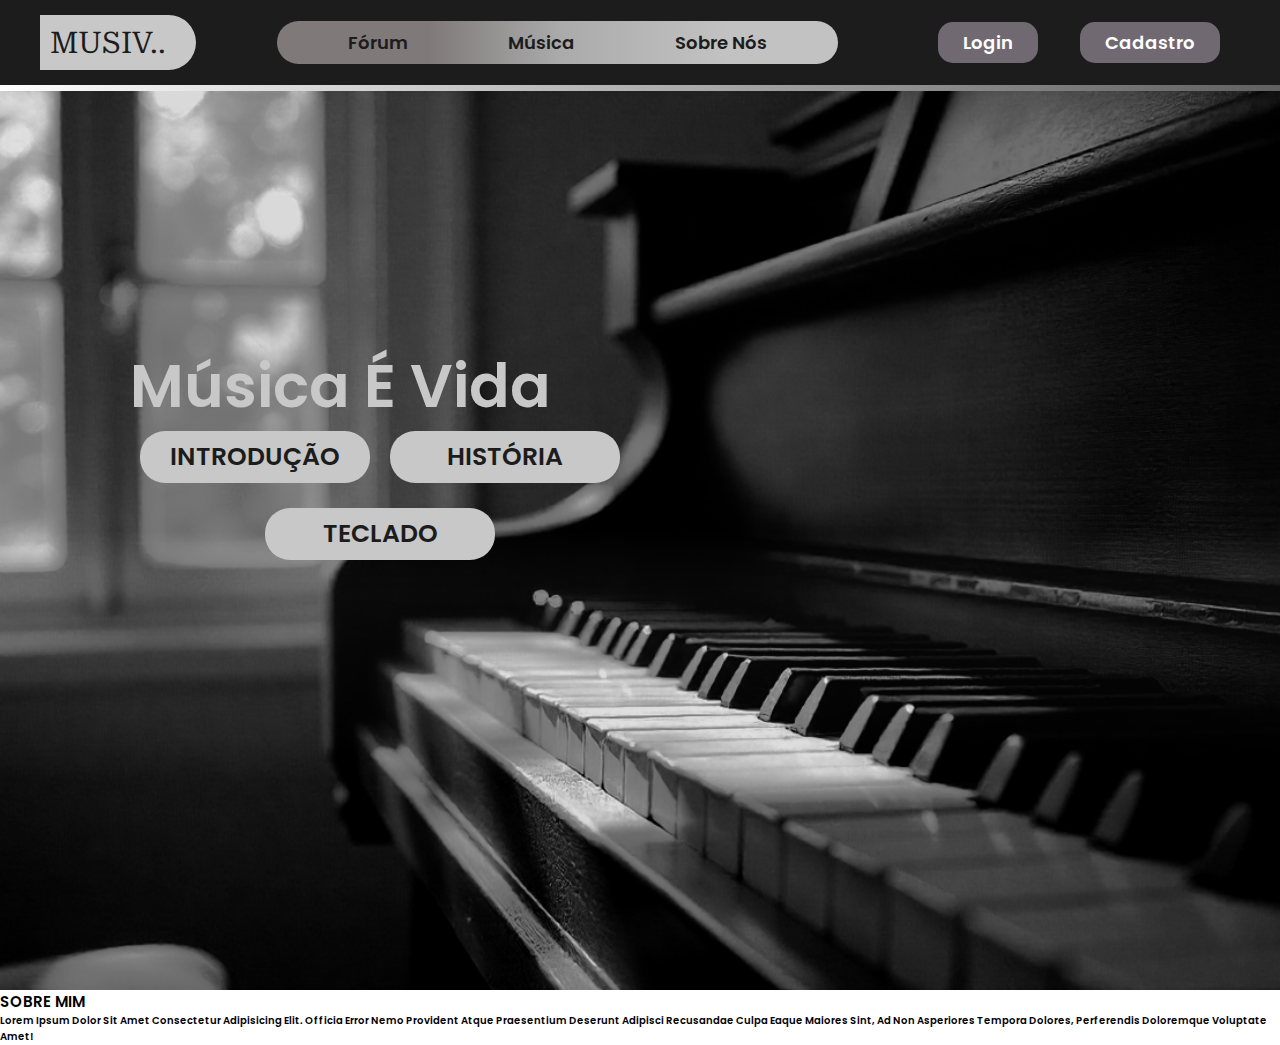
<file: Site/Index.html>
<!DOCTYPE html>
<html lang="en">

<head>
    <meta charset="UTF-8">
    <meta name="viewport" content="width=device-width, initial-scale=1.0">
    <link rel="stylesheet" href="style.css">
    <link rel="preconnect" href="https://fonts.googleapis.com">
    <link rel="preconnect" href="https://fonts.gstatic.com" crossorigin>
    <link href="https://fonts.googleapis.com/css2?family=Montserrat:ital,wght@0,224;1,224&display=swap"
        rel="stylesheet">
    <title>Musiv</title>
</head>

<body>
    <header class="header">
        <section>
            <a href="home" class="logo">MUSIV..</a>

            <nav class="navbar">
                <a href="forum">Fórum</a>
                <a href="musica">Música</a>
                <a href="Sobre">Sobre nós</a>
            </nav>

            <div class="logincadastro">
                <a href="login">login</a>
                <a href="cadastro">cadastro</a>
            </div>
        </section>
    </header>

    <main>
        <div class="home-container">
            <section id="home">
                <div class="content">
                    <h3>Música é vida</h3>
                    <div class="links-container">
                        <div class="links-up">
                            <a href="introducao">INTRODUÇÃO</a>
                            <a href="historia">HISTÓRIA</a>
                        </div>
                        <a href="teclado">TECLADO</a>
                    </div>
                </div>
            </section>
        </div>
    </main>

    <section class="sobre-container">
        <div class="sobre1-text">
        <h2>SOBRE MIM</h2>
        <p>Lorem ipsum dolor sit amet consectetur adipisicing elit. Officia error nemo provident atque praesentium deserunt adipisci recusandae culpa eaque maiores sint, ad non asperiores tempora dolores, perferendis doloremque voluptate amet!</p>
        </div>
    </section>
</body>

</html>
</file>
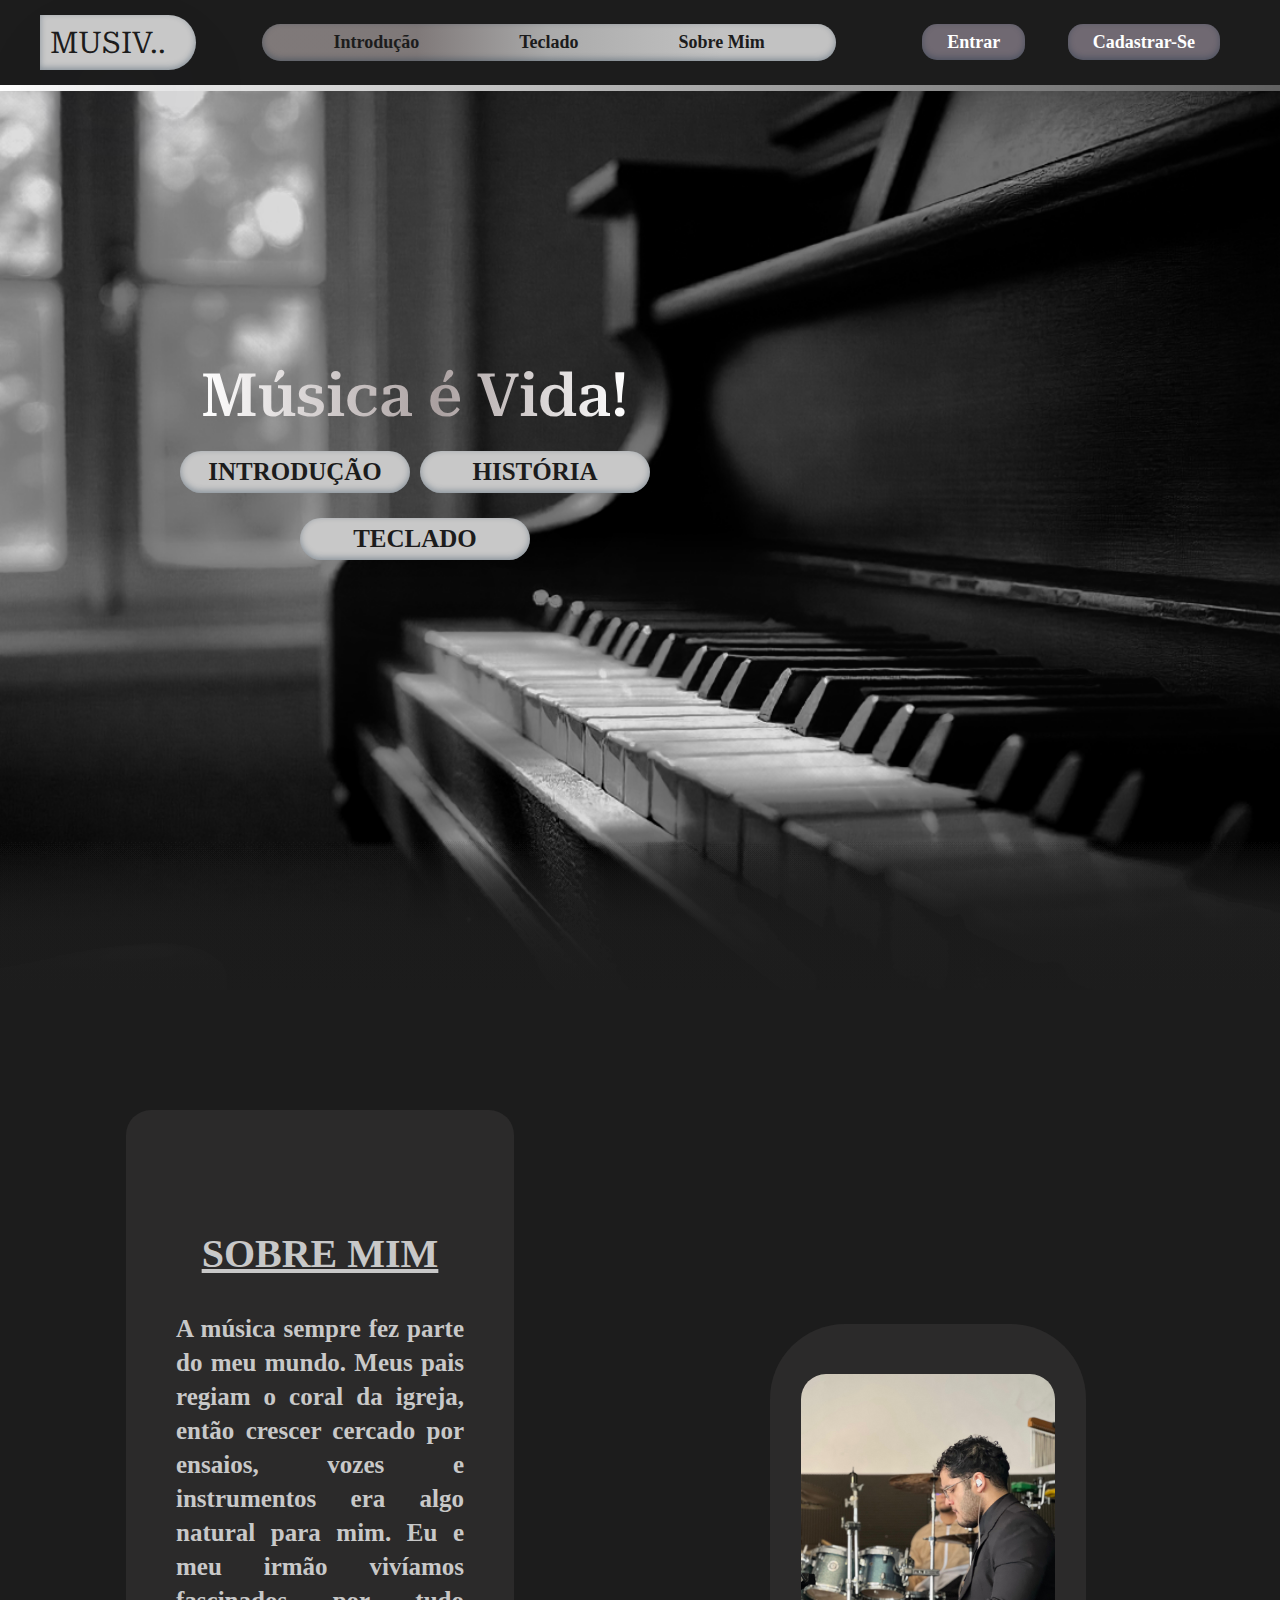
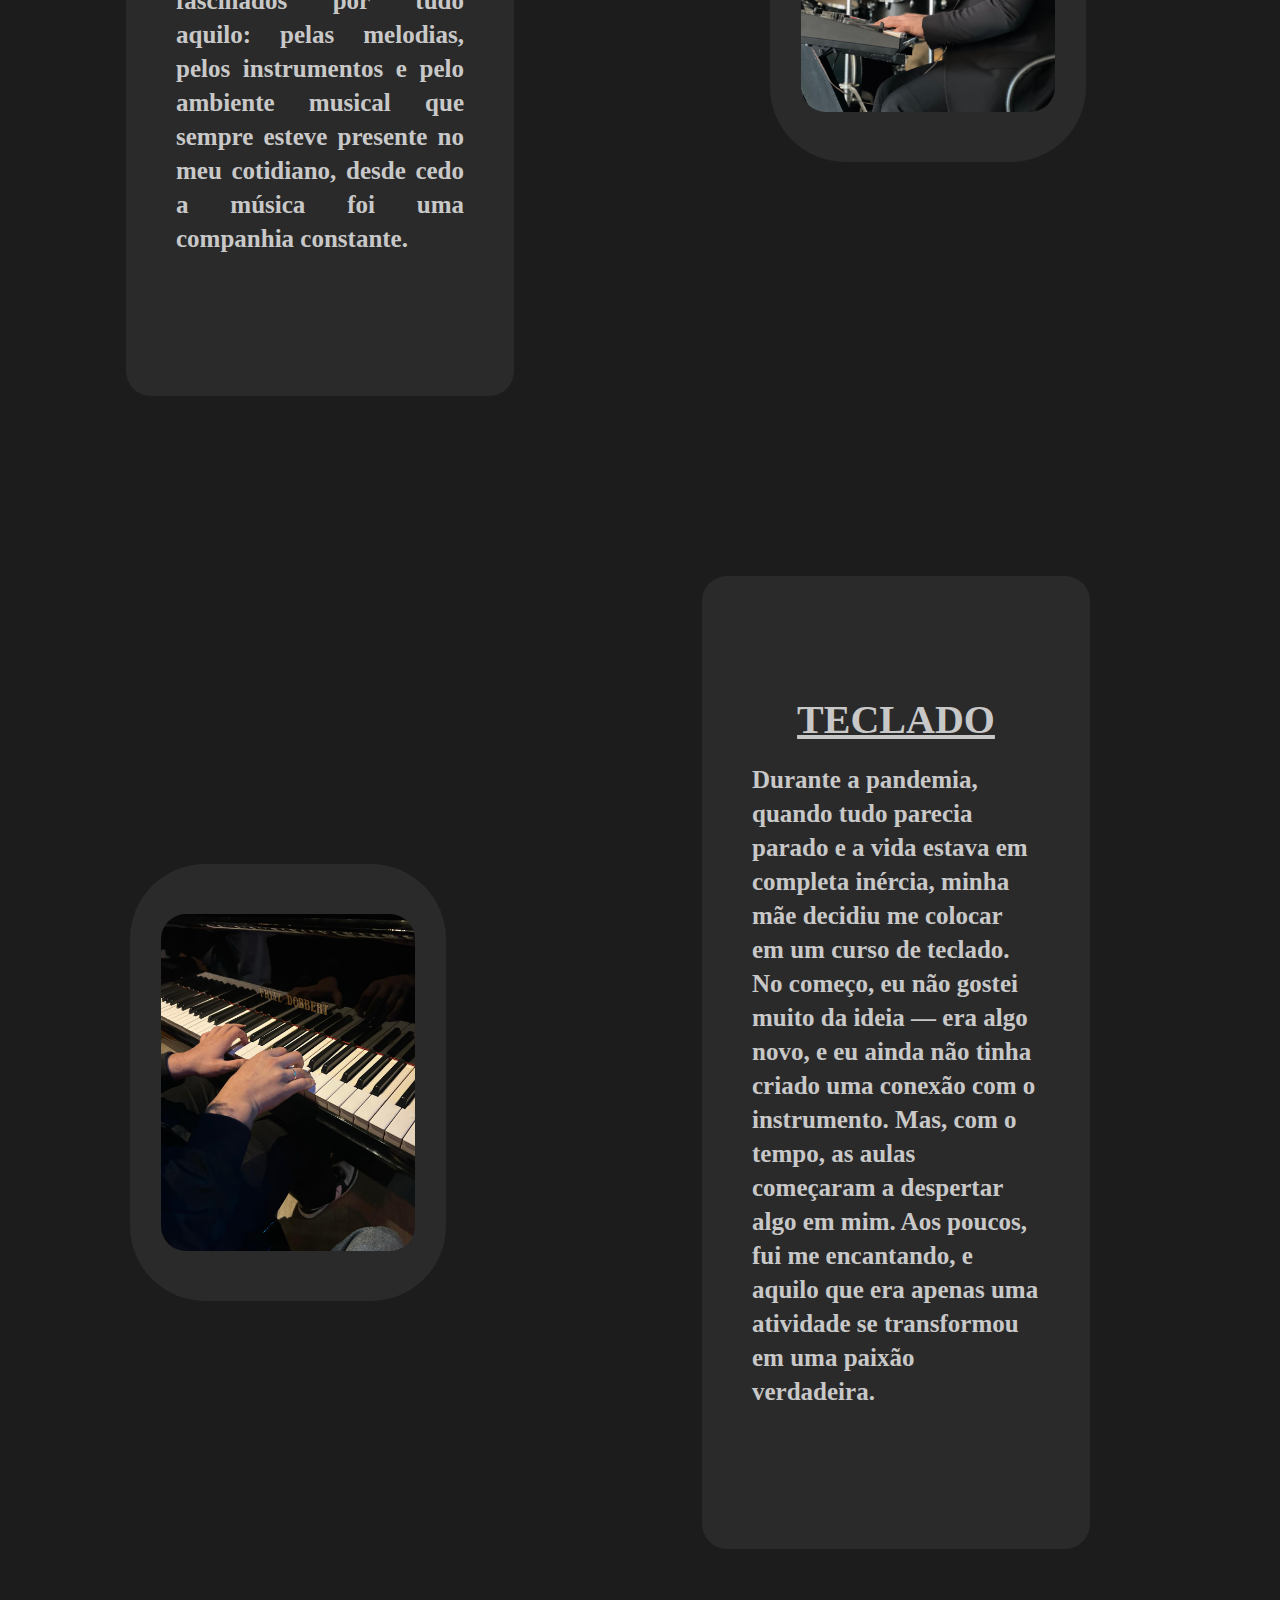
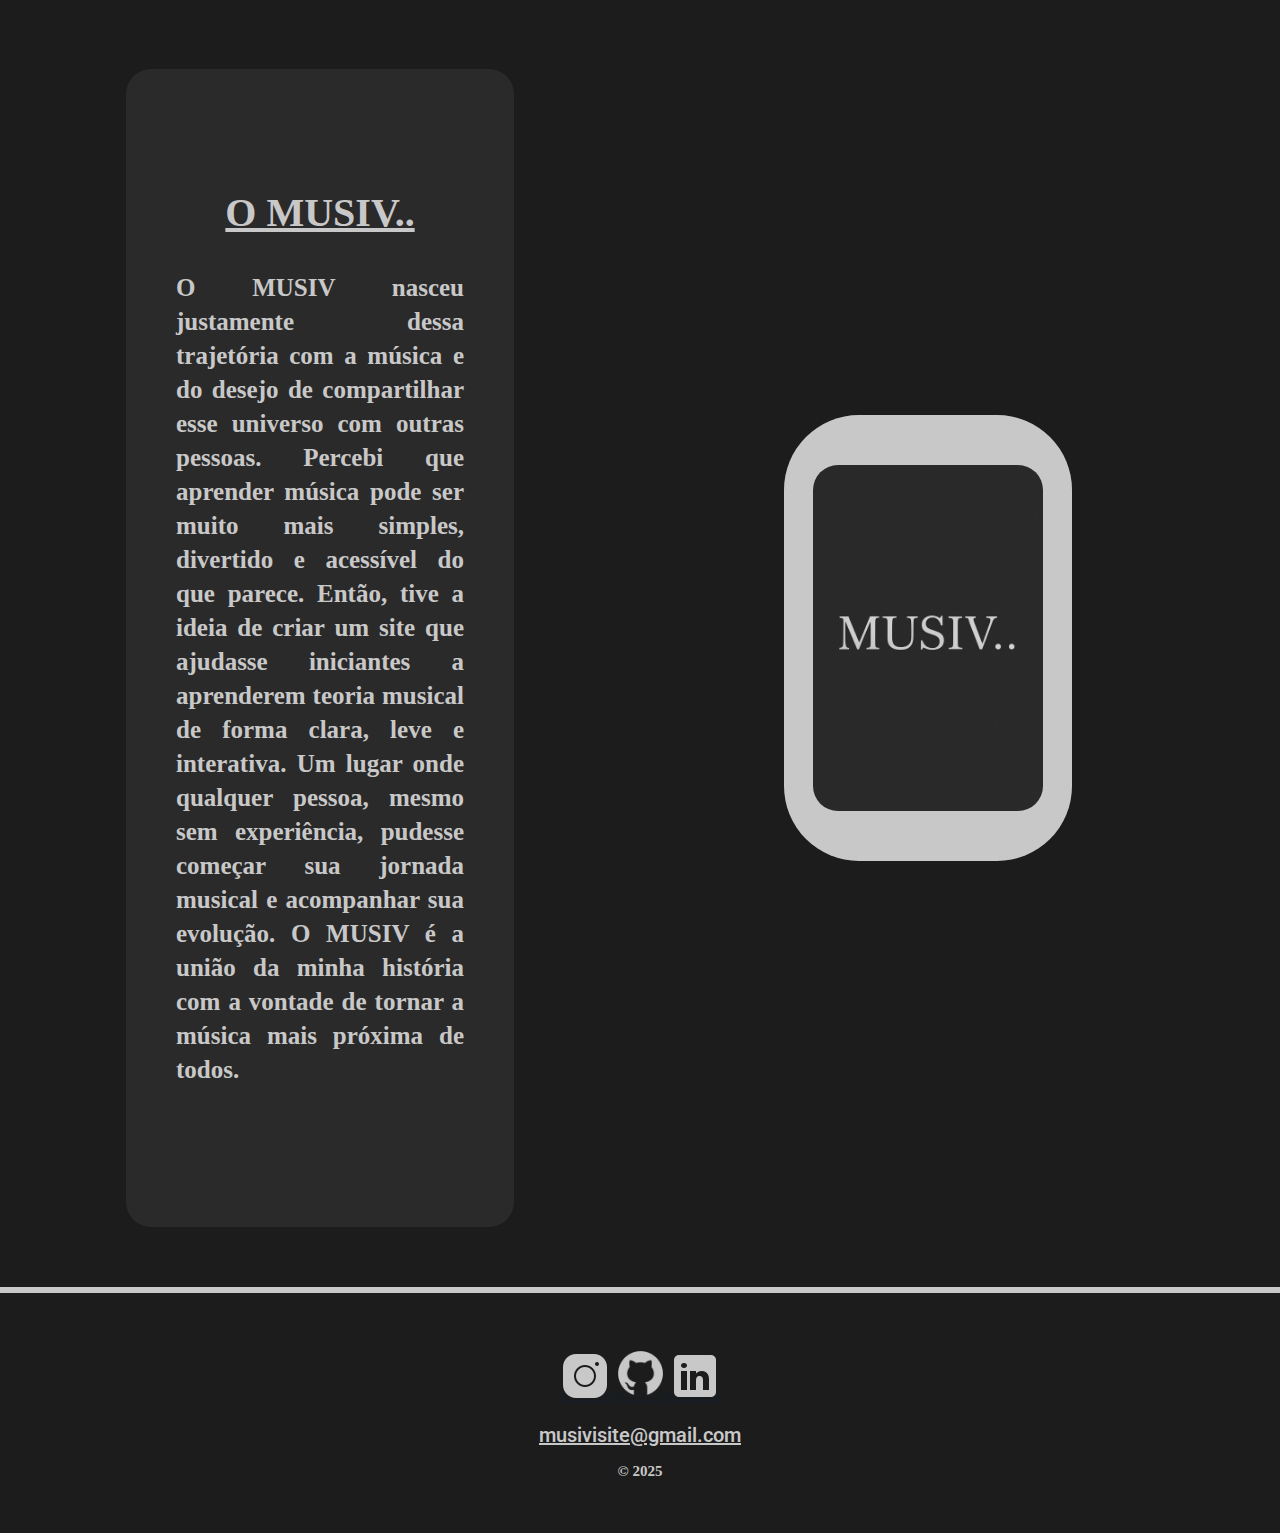
<file: Projeto-site_api/Site/Index.html>
<!DOCTYPE html>
<html lang="en">

<head>
    <meta charset="UTF-8">
    <meta name="viewport" content="width=device-width, initial-scale=1.0">

    <link rel="stylesheet" href="style.css"> 

    <link rel="preconnect" href="https://fonts.googleapis.com">
    <link rel="preconnect" href="https://fonts.gstatic.com" crossorigin>
    <link href="https://fonts.googleapis.com/css2?family=Montserrat:ital,wght@0,224;1,224&display=swap"
        rel="stylesheet">
        <link rel="icon" href="assets/img/icon2.png">
        <link rel="stylesheet" href="https://unpkg.com/boxicons@2.1.4/css/boxicons.min.css">
    <title>MUSIV.. | Home</title>

</head>

<body>
    <header class="header">
        <section>
            <a href="Index.html" class="logo">MUSIV..</a>

            <nav class="navbar">
                <a href="forum">Introdução</a>
                <a href="musica">Teclado</a>
                <a href="Sobre">Sobre mim</a>
            </nav>

            <div class="logincadastro">
                <a href="login.html">Entrar</a>
                <a href="cadastro">cadastrar-se</a>
            </div>
        </section>
    </header>

    <main>
        <div class="home-container">
            <section id="home">
                <div class="content">
                    <h3>Música é Vida!</h3>
                    <div class="links-container">
                        <div class="links-up">
                            <a href="introducao">INTRODUÇÃO</a>
                            <a href="historia">HISTÓRIA</a>
                        </div>
                        <a href="teclado">TECLADO</a>
                    </div>
                </div>
            </section>
        </div>

        <section class="sobre-container1">
            <div class="sobre1">
                <div class="sobre1-text">
                    <div class="box">
                        <h2>SOBRE MIM</h2>
                        <p>A música sempre fez parte do meu mundo. Meus pais regiam o coral da igreja, então crescer
                            cercado por ensaios, vozes e instrumentos era algo natural para mim. Eu e meu irmão vivíamos
                            fascinados por tudo aquilo: pelas melodias, pelos instrumentos e pelo ambiente musical que
                            sempre esteve presente no meu cotidiano, desde cedo a música foi uma companhia constante.

                        </p>
                    </div>
                </div>
                <div class="image-eu">
                    <div class="box">
                        <img width="350" src="./assets/img/Eu.jpg" alt="Imagem do criador do site">
                    </div>
                </div>
            </div>
        </section>

        <section class="sobre-container2">
            <div class="sobre2">
                <div class="image-eu2">
                    <div class="box">
                        <img width="350" src="./assets/img/mao-piano.jpg" alt="Imagem do criador do site">
                    </div>
                </div>
                <div class="sobre2-text">
                    <div class="box">
                        <h2>TECLADO</h2>
                        <p>Durante a pandemia, quando tudo parecia parado e a vida estava em completa inércia, minha mãe
                            decidiu me colocar em um curso de teclado. No começo, eu não gostei muito da ideia — era
                            algo novo, e eu ainda não tinha criado uma conexão com o instrumento. Mas, com o tempo, as
                            aulas começaram a despertar algo em mim. Aos poucos, fui me encantando, e aquilo que era
                            apenas uma atividade se transformou em uma paixão verdadeira. </p>
                    </div>
                </div>
            </div>
        </section>

        <section class="sobre-container3">
            <div class="sobre3">
                <div class="sobre3-text">
                    <div class="box">
                        <h2>O MUSIV..</h2>
                        <p>O MUSIV nasceu justamente dessa trajetória com a música e do desejo de compartilhar esse
                            universo com outras pessoas. Percebi que aprender música pode ser muito mais simples,
                            divertido e acessível do que parece. Então, tive a ideia de criar um site que ajudasse
                            iniciantes a aprenderem teoria musical de forma clara, leve e interativa. Um lugar onde
                            qualquer pessoa, mesmo sem experiência, pudesse começar sua jornada musical e acompanhar sua
                            evolução. O MUSIV é a união da minha história com a vontade de tornar a música mais próxima
                            de todos.</p>
                    </div>
                </div>
                <div class="image-eu3">
                    <div class="box">
                        <img width="350" src="./assets/img/Musiv..-vertical.png" alt="Imagem do criador do site">
                    </div>
                </div>
            </div>
        </section>
    </main>

    <footer>
        <section class="contatos">
            <div>
                <a href="https://www.instagram.com/musiv_site/"><img  src="./assets/img/insta2.png" alt="instagram"></a>
                <a href="https://github.com/miguel-frino/Projeto_Individual-1Semestre.git"><img width="55" height="55" src="./assets/img/Githubpng.png" alt="github"></a>
                <a href="https://www.linkedin.com/in/miguel-frino-5a05aa29b/"><img  src="./assets/img/linkedinpng.png" alt="linkedin"></a>
            </div>
           
            <div class="email">
                <span style=" text-decoration: underline"> musivisite@gmail.com</span>
            </div>
            <div class="copyright">
            <span>© 2025 </span>
            </div>
        </section>
    </footer>
</body>

</html>
</file>
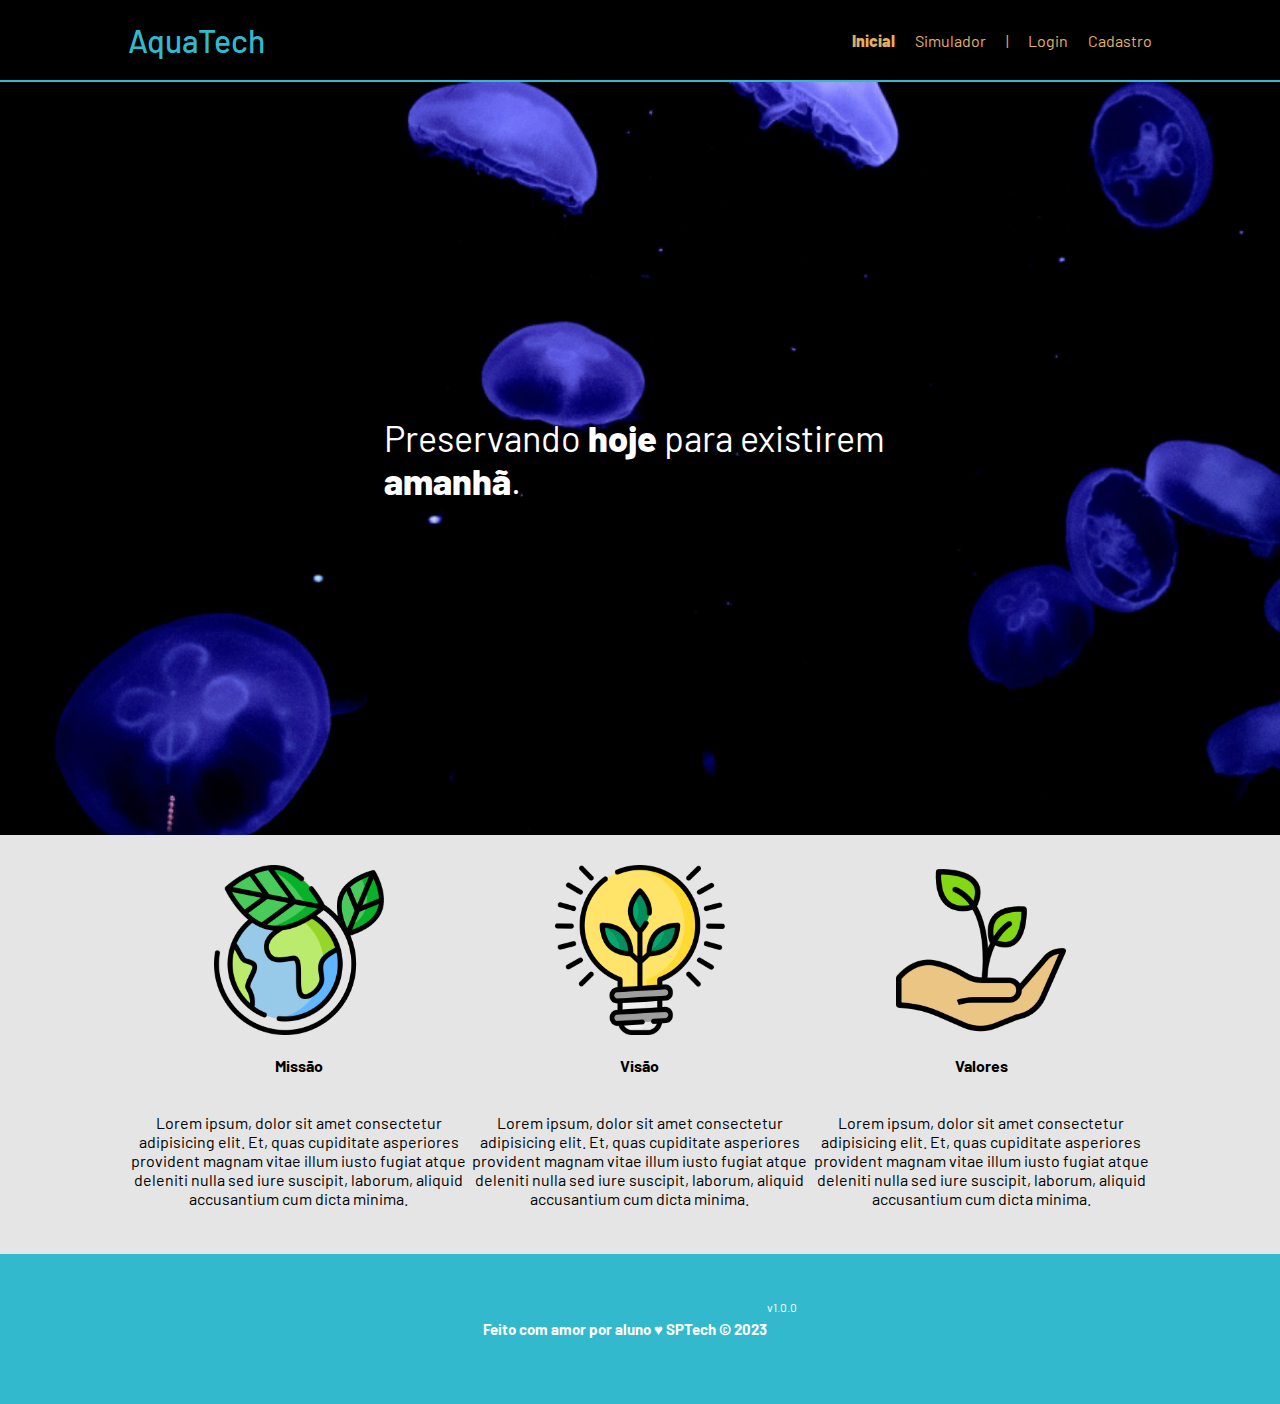
<file: web-data-viz-main/public/index.html>
<!DOCTYPE html>
<html lang="en">

<head>
    <meta charset="UTF-8">
    <meta http-equiv="X-UA-Compatible" content="IE=edge">
    <meta name="viewport" content="width=device-width, initial-scale=1.0">

    <title>AquaTech | Página Inicial</title>

    <script src="./js/sessao.js"></script>

    <link rel="stylesheet" href="./css/estilo.css">
    <link rel="icon" href="./assets/icon/favicon2.ico">
    <link rel="preconnect" href="https://fonts.gstatic.com">
</head>

<body>
    <div class="header">
      <div class="container">
        <h1 class="titulo">AquaTech</h1>
        <ul class="navbar">
          <li class="agora">
            <a href="#">Inicial</a>
          </li>
          <li>
            <a href="simulador.html">Simulador</a>
          </li>
          <li>|</li>
          <li>
            <a href="login.html">Login</a>
          </li>
          <li>
            <a href="cadastro.html">Cadastro</a>
          </li>
        </ul>
      </div>
    </div>
  
    <div class="banner">
      <div class="container">
        <p>Preservando <span>hoje</span> para existirem <span>amanhã</span>.</p>
      </div>
    </div>
  
    <div class="social">
      <div class="container">
        <div class="boxes">
          <div class="box">
            <img src="assets/imgs/planet-earth_color.png">
            <h4>Missão</h4>
            <p>Lorem ipsum, dolor sit amet consectetur adipisicing elit. Et, quas cupiditate asperiores provident magnam
              vitae illum iusto fugiat atque deleniti nulla sed iure suscipit, laborum, aliquid accusantium cum dicta
              minima.</p>
          </div>
          <div class="box">
            <img src="assets/imgs/lightbulb_color.png">
            <h4>Visão</h4>
            <p>Lorem ipsum, dolor sit amet consectetur adipisicing elit. Et, quas cupiditate asperiores provident magnam
              vitae illum iusto fugiat atque deleniti nulla sed iure suscipit, laborum, aliquid accusantium cum dicta
              minima.</p>
          </div>
          <div class="box">
            <img src="assets/imgs/growth_color.png">
            <h4>Valores</h4>
            <p>Lorem ipsum, dolor sit amet consectetur adipisicing elit. Et, quas cupiditate asperiores provident magnam
              vitae illum iusto fugiat atque deleniti nulla sed iure suscipit, laborum, aliquid accusantium cum dicta
              minima.</p>
          </div>
        </div>
      </div>
    </div>
  
    <div class="footer">
      <div class="container">
        <h4>Feito com amor por aluno &hearts; SPTech &copy; 2023</h4>
        <span class="version">v1.0.0</span>
      </div>
    </div>
  </body>

</html>
</file>
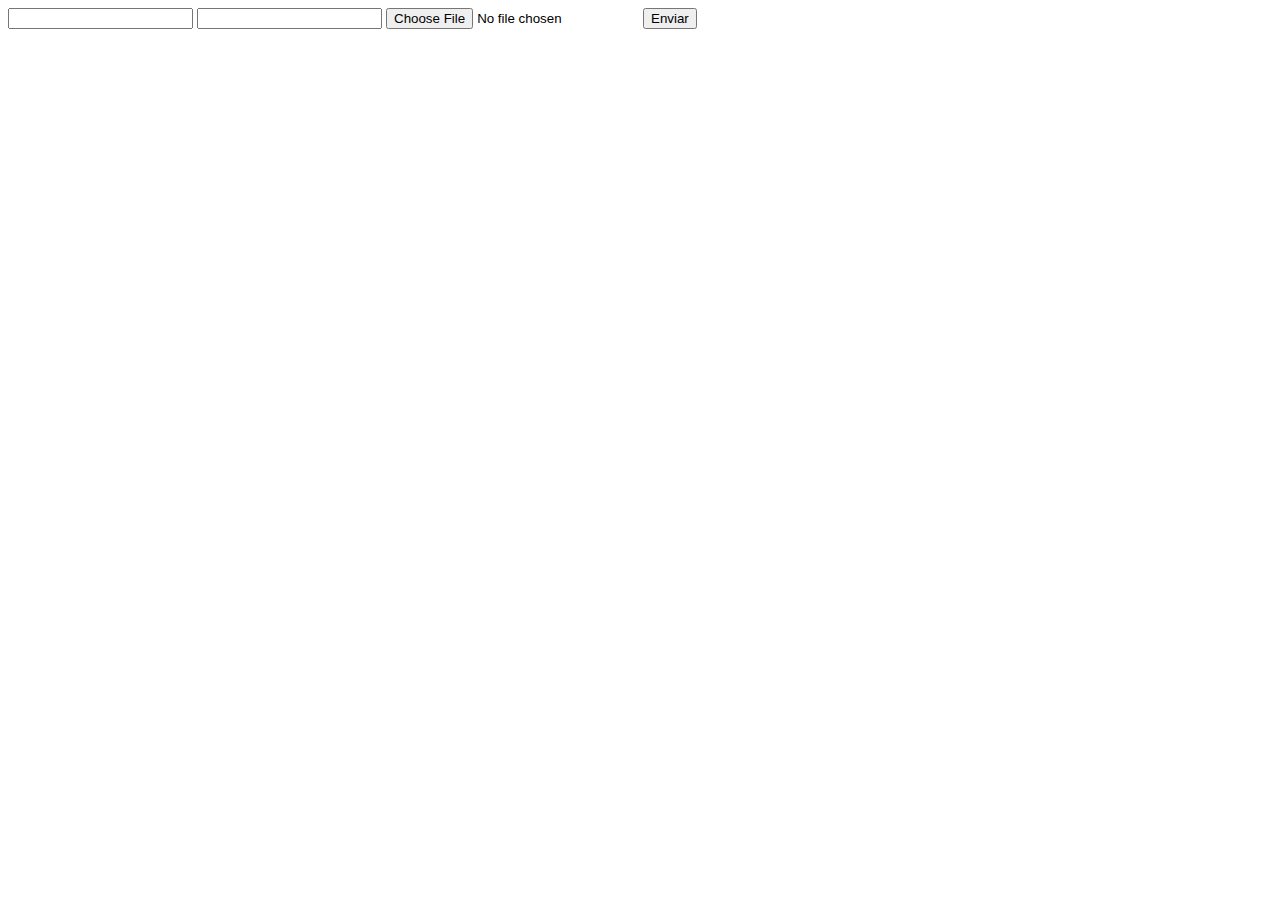
<file: web-data-viz-main/DOCUMENTOS_DE_APOIO/exemplo_de_upload_de_arquivo/public/index.html>
<!DOCTYPE html>
<html lang="en">

<head>
  <meta charset="UTF-8">
  <meta http-equiv="X-UA-Compatible" content="IE=edge">
  <meta name="viewport" content="width=device-width, initial-scale=1.0">
  <title>Upload</title>
</head>

<body>

  <div>
    <input name="nome" id="nome" type="text" />
    <input name="email" id="email" type="url" />
    <input name="foto" id="foto" type="file" />
    <button onclick="enviar()">Enviar</button>
  </div>

  <div id="container"></div>
</body>

</html>

<script>
  function enviar() {
    const formData = new FormData();
    formData.append('foto', foto.files[0])
    formData.append('nome', nome.value)
    formData.append('email', email.value)

    fetch("/usuarios/cadastro", {
      method: "POST",
      body: formData
    })
      .then(res => {
        window.location = "./perfil.html"
      })
      .catch(err => {
        console.log(err);
      })
  }
</script>
</file>
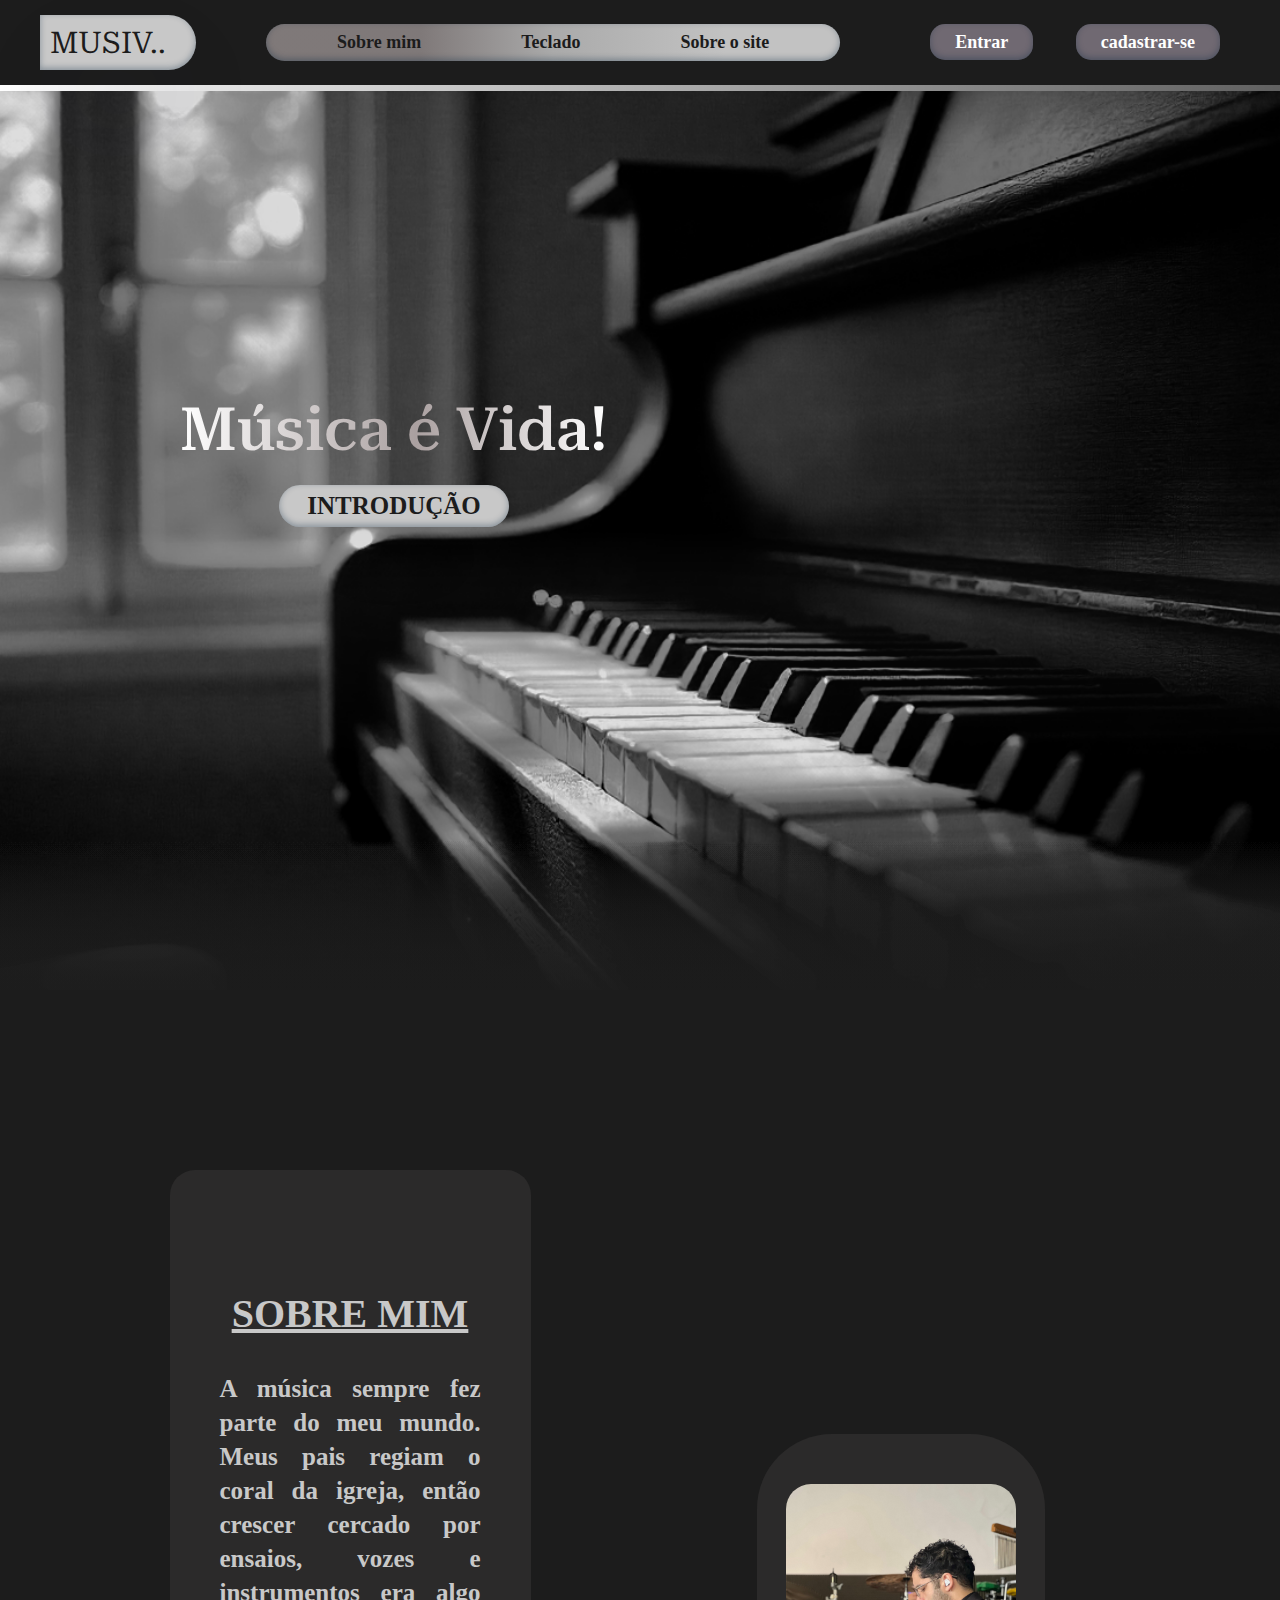
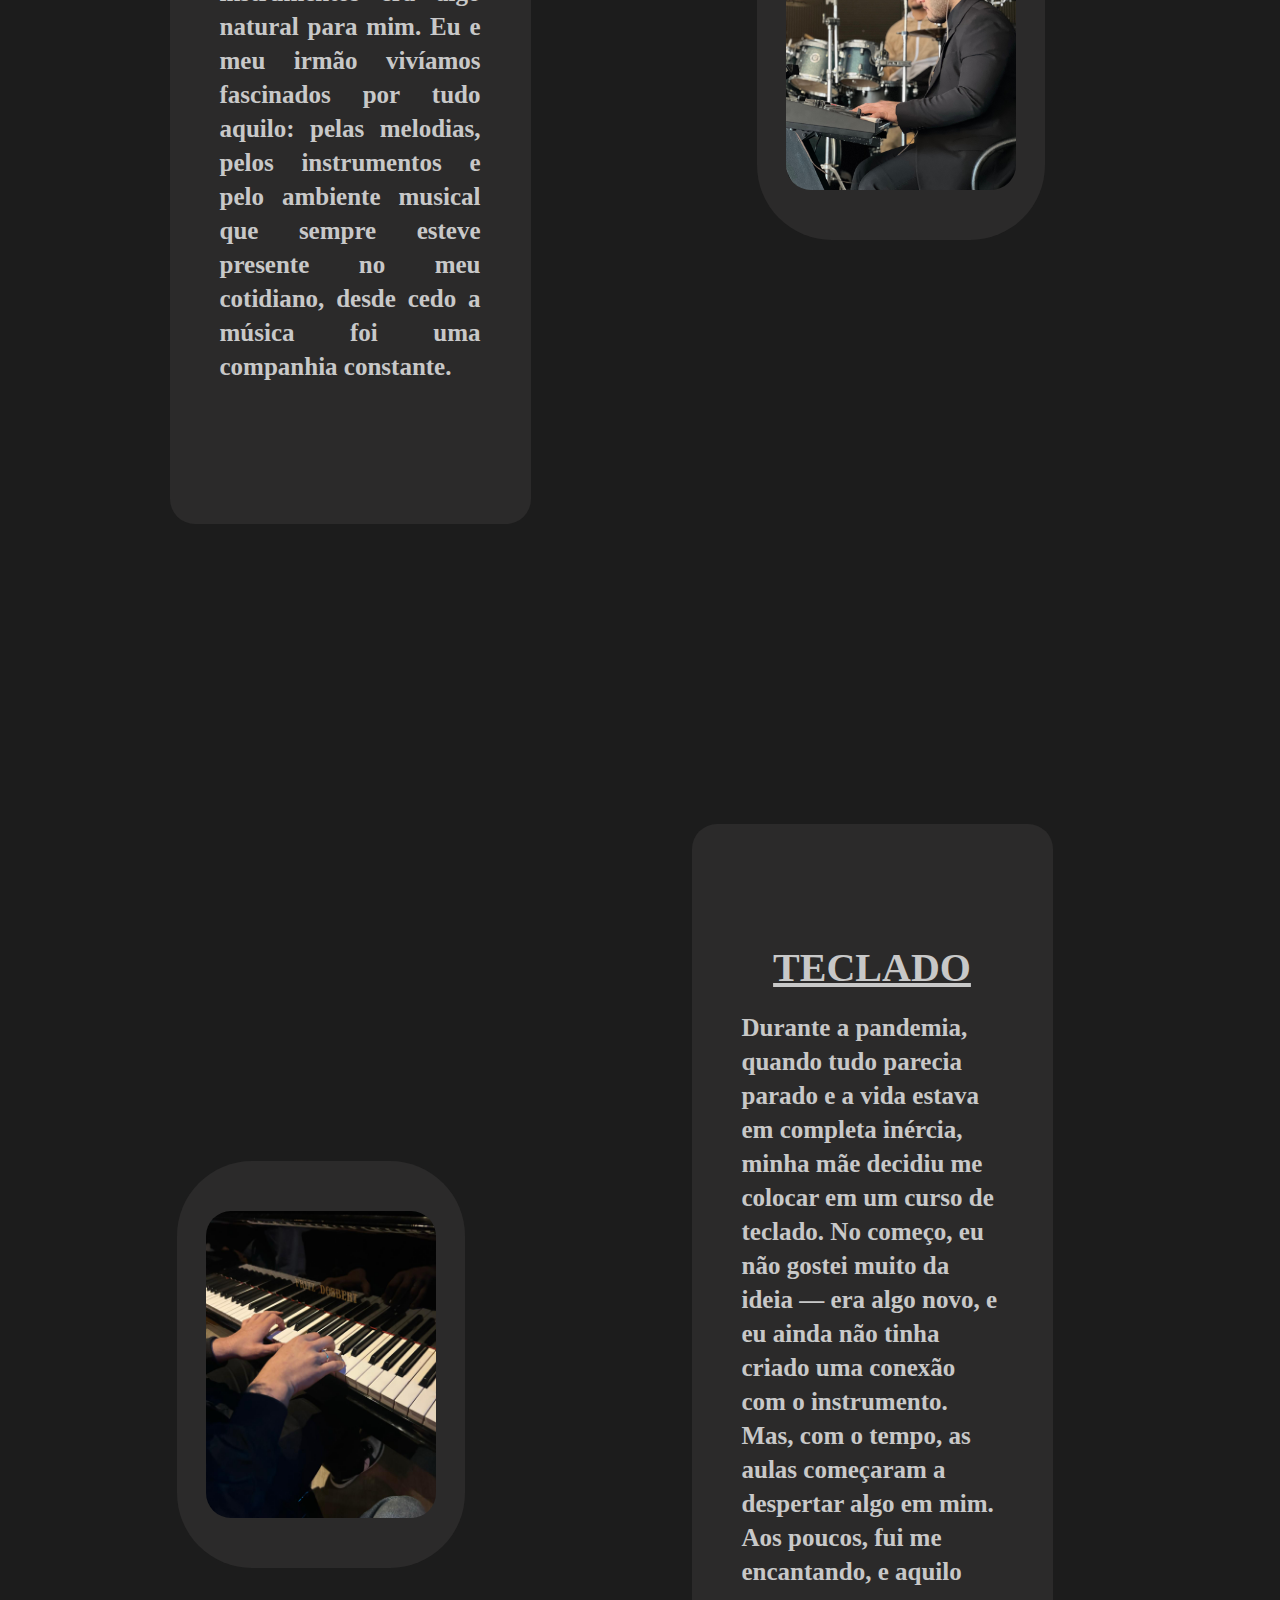
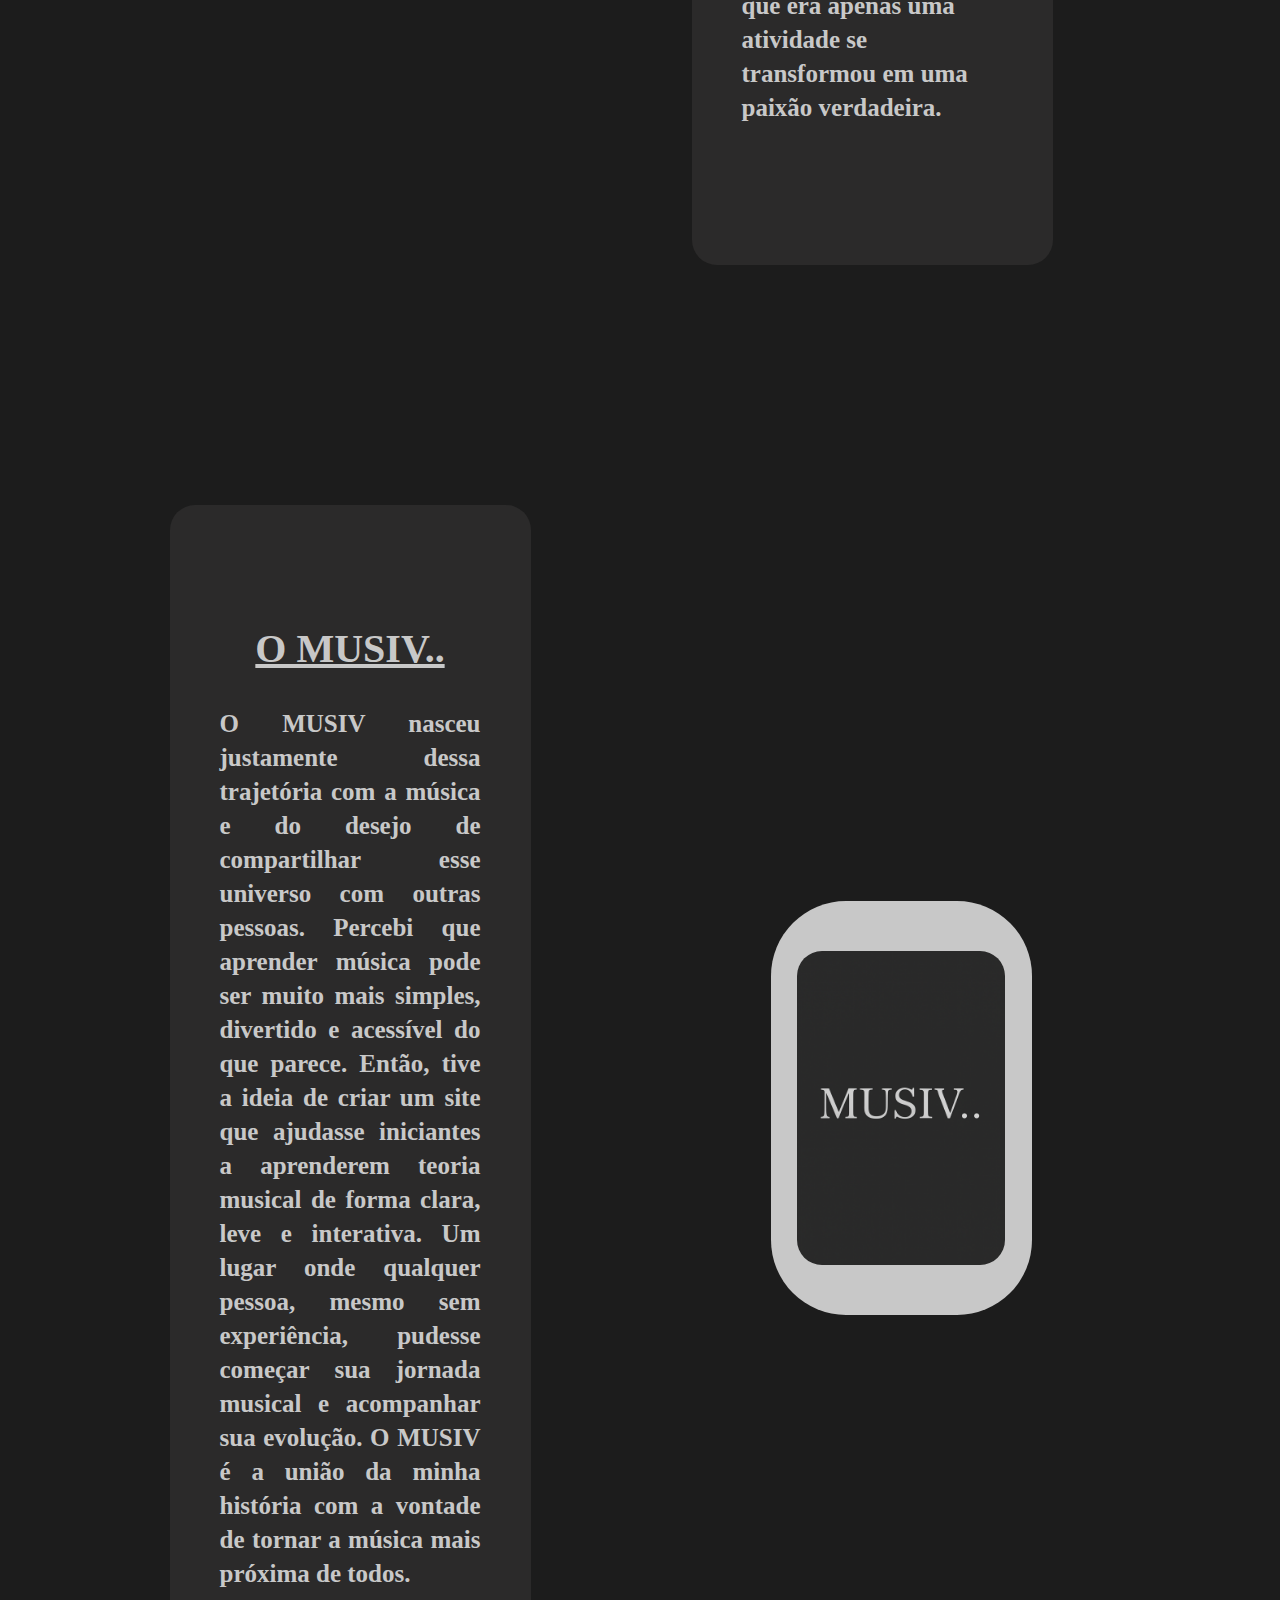
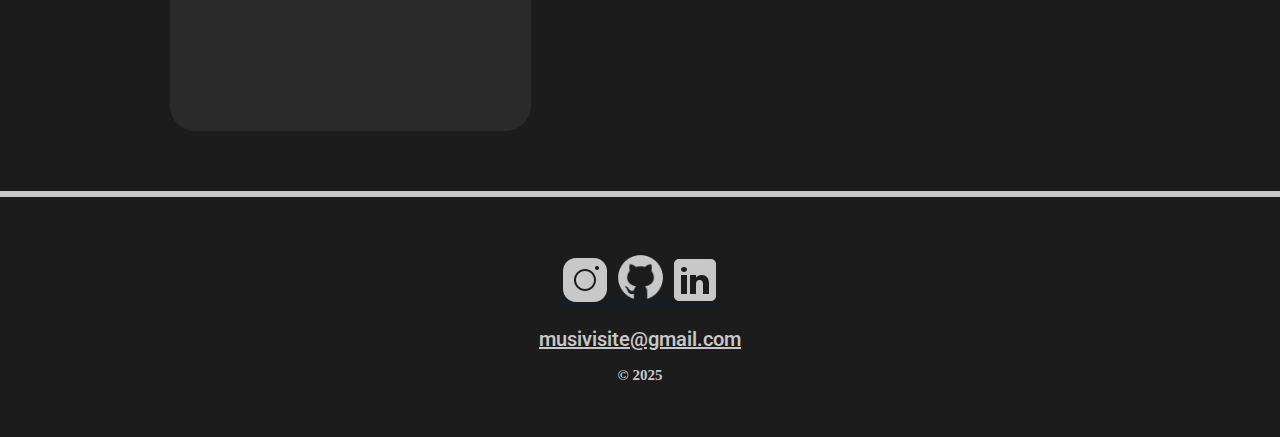
<file: Projeto-site_api/Site/1-home.html>
<!DOCTYPE html>
<html lang="en">

<head>
    <meta charset="UTF-8">
    <meta name="viewport" content="width=device-width, initial-scale=1.0">

    <link rel="stylesheet" href="1.1home.css">

    <link rel="preconnect" href="https://fonts.googleapis.com">
    <link rel="preconnect" href="https://fonts.gstatic.com" crossorigin>
    <link href="https://fonts.googleapis.com/css2?family=Montserrat:ital,wght@0,224;1,224&display=swap"
        rel="stylesheet">
    <link rel="icon" href="assets/img/icon2.png">
    <link rel="stylesheet" href="https://unpkg.com/boxicons@2.1.4/css/boxicons.min.css">
    <title>MUSIV.. | Home</title>

</head>

<body>
    <header class="header">
        <section>
            <a href="#home" class="logo">MUSIV..</a>

            <nav class="navbar">
                <a href="#sobre-mim">Sobre mim</a>
                <a href="#teclado">Teclado</a>
                <a href="#sobre-site">Sobre o site</a>

            </nav>

            <div class="logincadastro">
                <a href="2-login.html">Entrar</a>
                <a href="3-cadastro.html">cadastrar-se</a>
            </div>
        </section>
    </header>

    <main>
        <div class="home-container" id="home">
            <section id="home">
                <div class="content">
                    <h3>Música é Vida!</h3>
                    <div class="links-container">
                        <div class="links-up">
                            <a href="4-Introducao.html">INTRODUÇÃO</a>
                        </div>
            </section>
        </div>

        <section class="sobre-container1" id="sobre-mim">
            <div class="sobre1">
                <div class="sobre1-text">
                    <div class="box">
                        <h2>SOBRE MIM</h2>
                        <p>A música sempre fez parte do meu mundo. Meus pais regiam o coral da igreja, então crescer
                            cercado por ensaios, vozes e instrumentos era algo natural para mim. Eu e meu irmão vivíamos
                            fascinados por tudo aquilo: pelas melodias, pelos instrumentos e pelo ambiente musical que
                            sempre esteve presente no meu cotidiano, desde cedo a música foi uma companhia constante.

                        </p>
                    </div>
                </div>
                <div class="image-eu">
                    <div class="box">
                        <img width="350" src="./assets/img/Eu.jpg" alt="Imagem do criador do site">
                    </div>
                </div>
            </div>
        </section>

        <section class="sobre-container2" id="teclado">
            <div class="sobre2">
                <div class="image-eu2">
                    <div class="box">
                        <img width="350" src="./assets/img/mao-piano.jpg" alt="Imagem do criador do site">
                    </div>
                </div>
                <div class="sobre2-text">
                    <div class="box">
                        <h2>TECLADO</h2>
                        <p>Durante a pandemia, quando tudo parecia parado e a vida estava em completa inércia, minha mãe
                            decidiu me colocar em um curso de teclado. No começo, eu não gostei muito da ideia — era
                            algo novo, e eu ainda não tinha criado uma conexão com o instrumento. Mas, com o tempo, as
                            aulas começaram a despertar algo em mim. Aos poucos, fui me encantando, e aquilo que era
                            apenas uma atividade se transformou em uma paixão verdadeira. </p>
                    </div>
                </div>
            </div>
        </section>

        <section class="sobre-container3" id="sobre-site">
            <div class="sobre3">
                <div class="sobre3-text">
                    <div class="box">
                        <h2>O MUSIV..</h2>
                        <p>O MUSIV nasceu justamente dessa trajetória com a música e do desejo de compartilhar esse
                            universo com outras pessoas. Percebi que aprender música pode ser muito mais simples,
                            divertido e acessível do que parece. Então, tive a ideia de criar um site que ajudasse
                            iniciantes a aprenderem teoria musical de forma clara, leve e interativa. Um lugar onde
                            qualquer pessoa, mesmo sem experiência, pudesse começar sua jornada musical e acompanhar sua
                            evolução. O MUSIV é a união da minha história com a vontade de tornar a música mais próxima
                            de todos.</p>
                    </div>
                </div>
                <div class="image-eu3">
                    <div class="box">
                        <img width="350" src="./assets/img/Musiv..-vertical.png" alt="Imagem do criador do site">
                    </div>
                </div>
            </div>
        </section>
    </main>

    <footer>
        <section class="contatos">
            <div>
                <a href="https://www.instagram.com/musiv_site/"><img src="./assets/img/insta2.png" alt="instagram"></a>
                <a href="https://github.com/miguel-frino/Projeto_Individual-1Semestre.git"><img width="55" height="55"
                        src="./assets/img/Githubpng.png" alt="github"></a>
                <a href="www.linkedin.com/in/miguel-frino"><img src="./assets/img/linkedinpng.png" alt="linkedin"></a>
            </div>

            <div class="email">
                <span style=" text-decoration: underline"> musivisite@gmail.com</span>
            </div>
            <div class="copyright">
                <span>© 2025 </span>
            </div>
        </section>
    </footer>
</body>

</html>
</file>
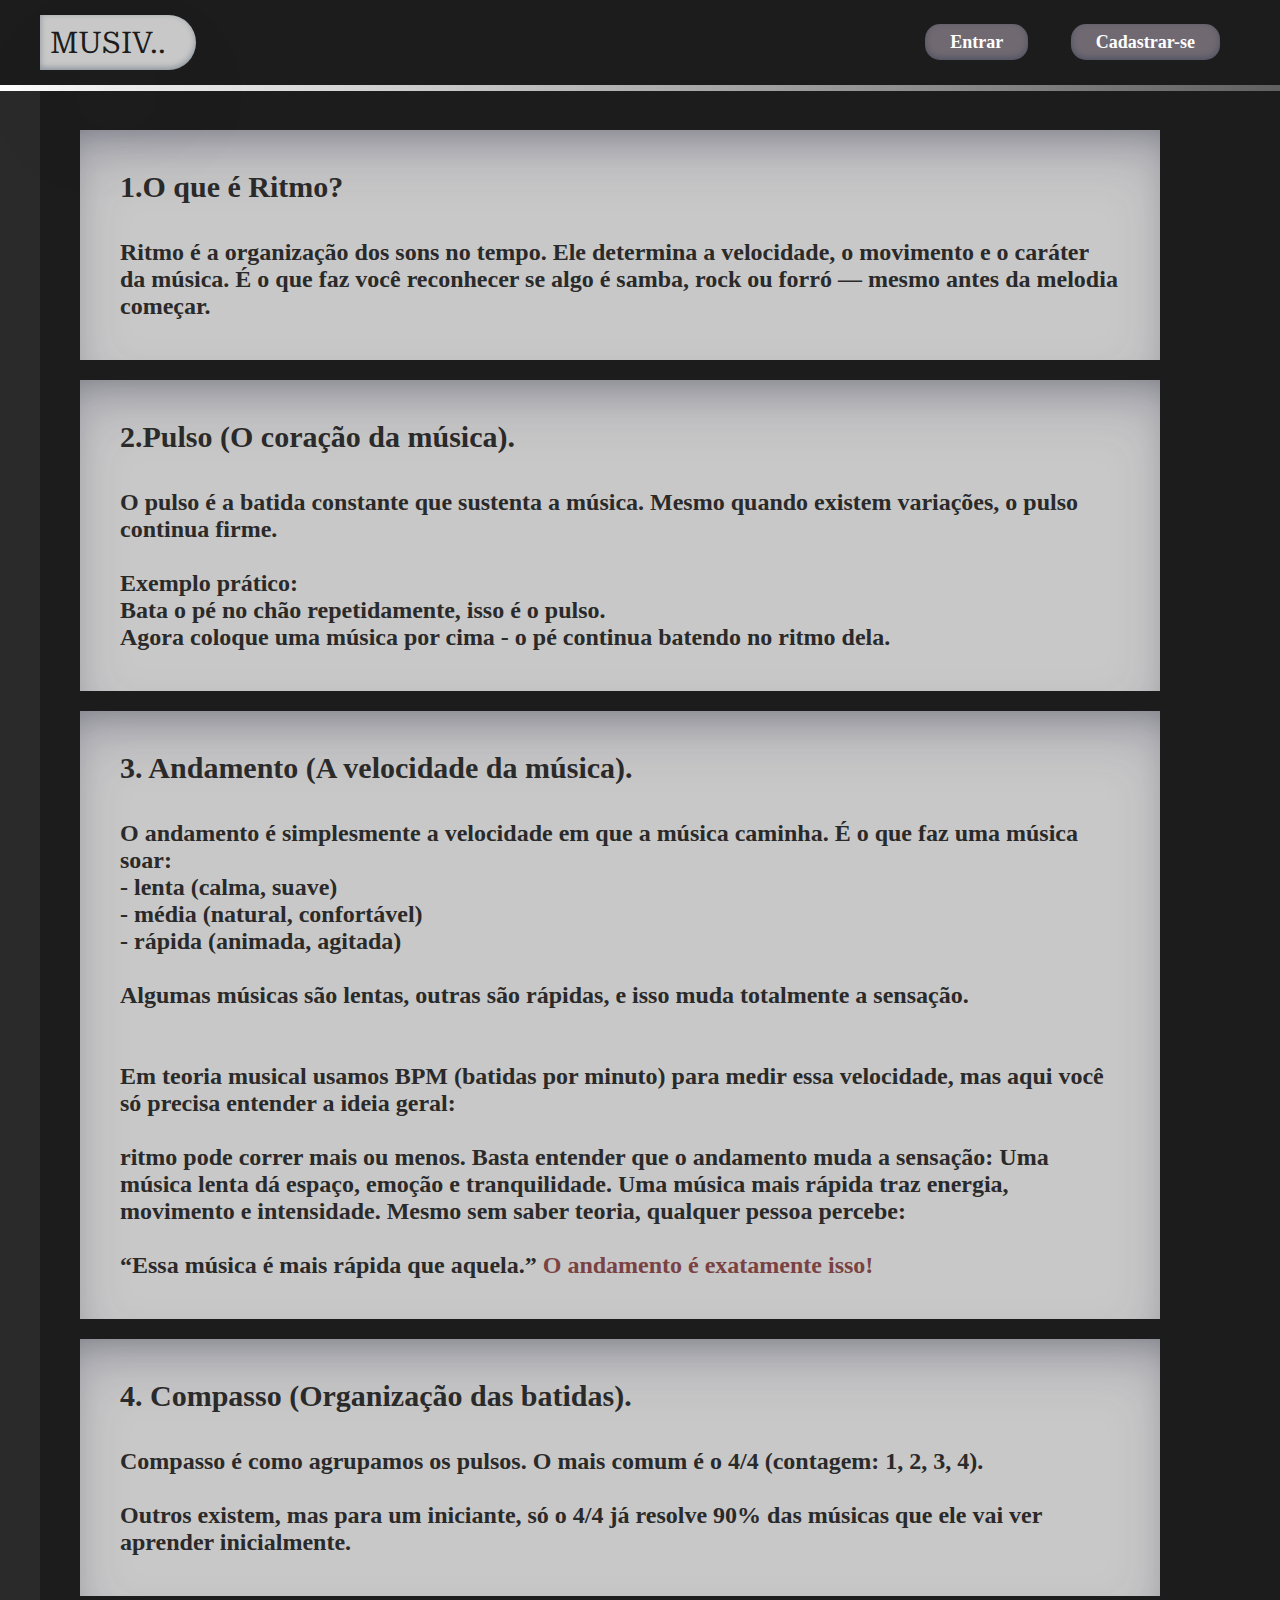
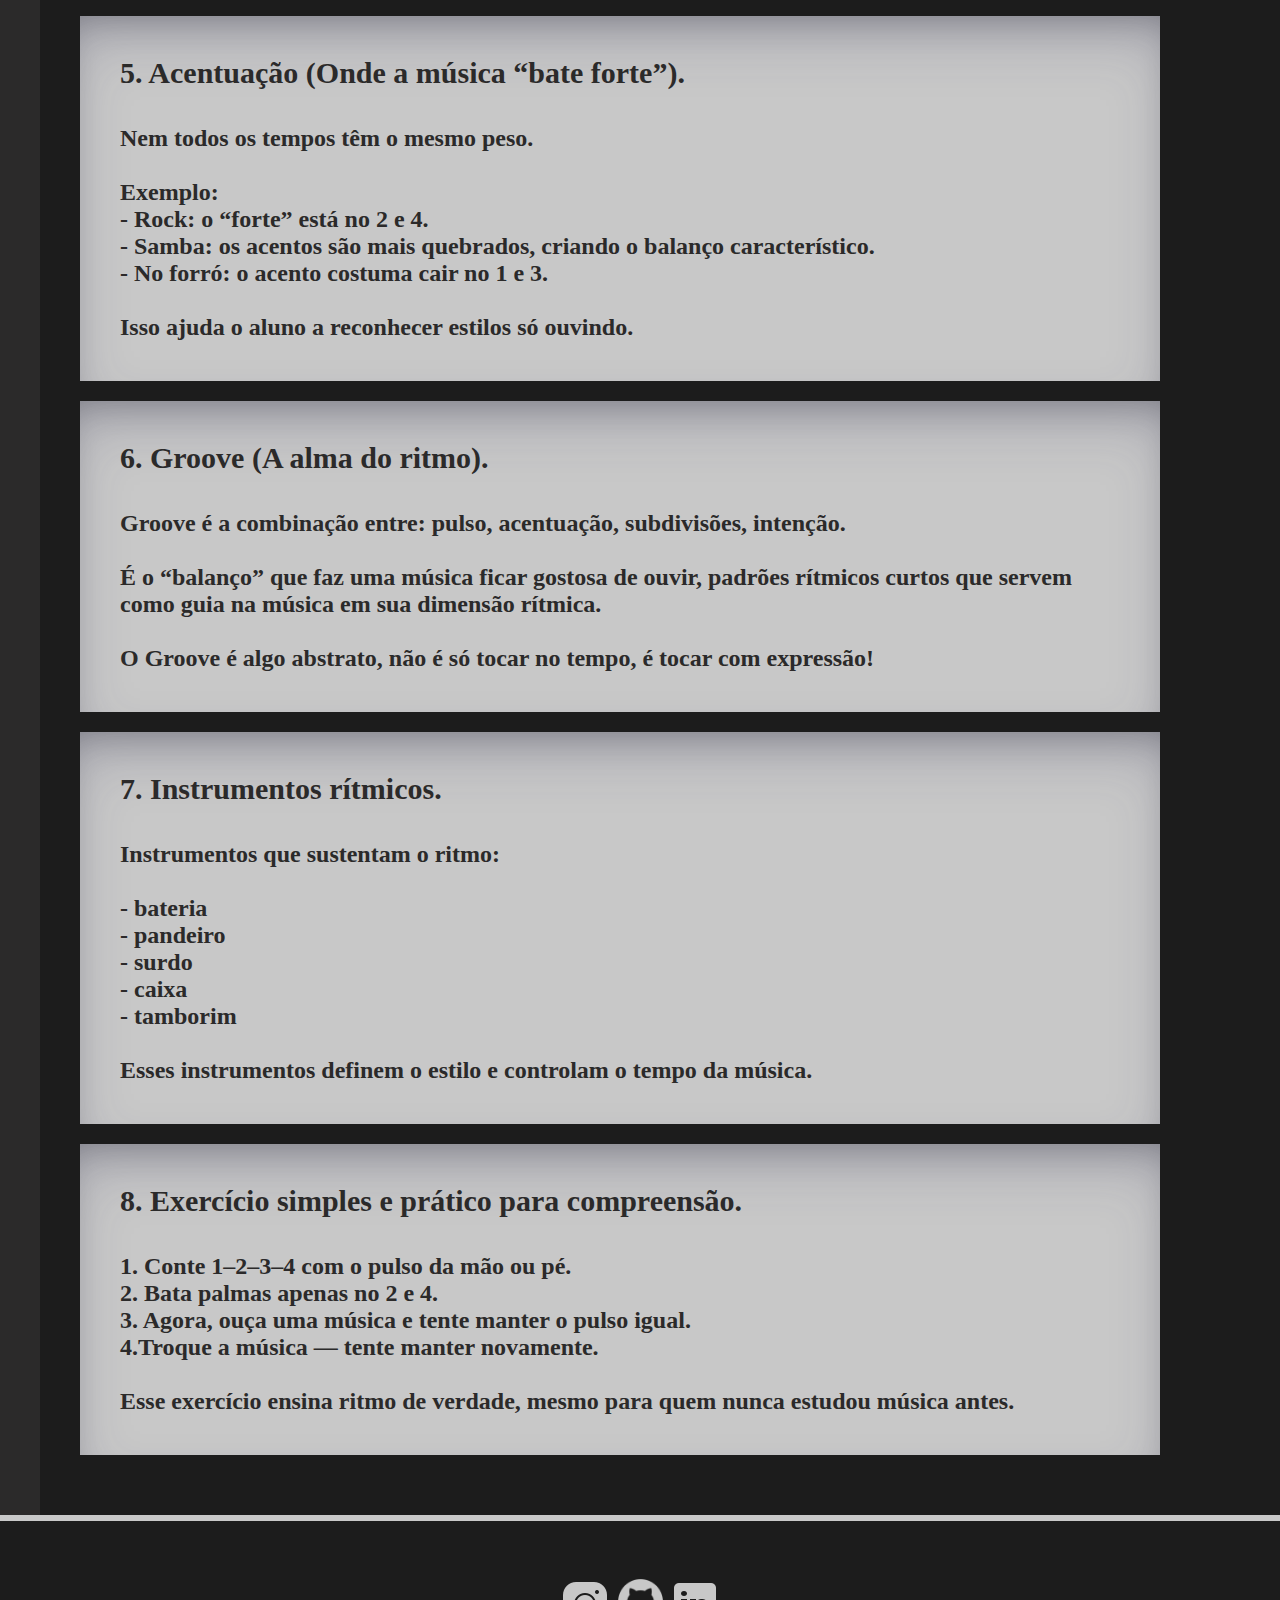
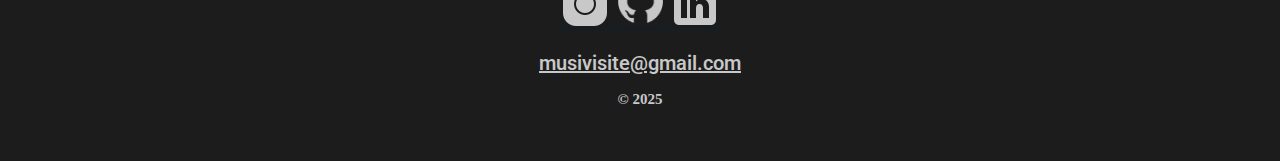
<file: Projeto-site_api/Site/5-modulo1.html>
<!DOCTYPE html>
<html lang="pt-br">

<head>
  <meta charset="UTF-8">
  <meta name="viewport" content="width=device-width, initial-scale=1.0">
  <title>MUSIV.. | Módulo 1</title>

  <link rel="stylesheet" href="1.1home.css">
  <link rel="stylesheet" href="5.1modulo1.css">
  <link rel="icon" href="assets/img/icon2.png">
</head>

<body>

  <header class="header">
    <section>
      <a href="1-home.html" class="logo">MUSIV..</a>
    
      <div class="logincadastro">
        <a href="2-login.html">Entrar</a>
        <a href="3-cadastro.html">Cadastrar-se</a>
      </div>
    </section>
  </header>


  <div class="container-modulo">

    <div class="menu-lateral">
      <div class="modulo">
        <div class="modulo-titulo" onclick="abrirFecharModulo1()">Módulo 1</div>
        <div class="modulo-sub" id="listaSubMod1">
          <div class="subtopico" onclick="mostrarRitmo()">Ritmo</div>
          <div class="subtopico" onclick="mostrarMelodia()">Melodia</div>
          <div class="subtopico" onclick="mostrarHarmonia()">Harmonia</div>
        </div>
      </div>


      <div class="modulo">
        <a href="6-modulo2.html" class="modulo-titulo">Módulo 2</a>
      </div>


      <div class="modulo">
        <a href="7-modulo3.html" class="modulo-titulo">Módulo 3</a>
      </div>

    </div>


    <!-- 
    
    INICIO MAIN / INICIO RITMO 

    -->



    <main class="conteudo-principal">

      <div id="conteudo_ritmo" class="conteudo_modulo">

        <div class="box">
          <h2>1.O que é Ritmo?</h2>

          <p>Ritmo é a organização dos sons no tempo.
            Ele determina a velocidade, o movimento e o caráter da música.
            É o que faz você reconhecer se algo é samba, rock ou forró — mesmo antes da melodia começar.</p>
        </div>

        <div class="box">
          <h2>2.Pulso (O coração da música).</h2>

          <p>O pulso é a batida constante que sustenta a música.
            Mesmo quando existem variações, o pulso continua firme. <br> <br>
            Exemplo prático: <br>
            Bata o pé no chão repetidamente, isso é o pulso. <br>
            Agora coloque uma música por cima - o pé continua batendo no ritmo dela.</p>
        </div>

        <div class="box">
          <h2>3. Andamento (A velocidade da música).</h2>

          <p>O andamento é simplesmente a velocidade em que a música caminha. É o que faz uma música soar: <br>
            - lenta (calma, suave) <br>
            - média (natural, confortável) <br>
            - rápida (animada, agitada) <br> <br>

            Algumas músicas são lentas, outras são rápidas, e isso muda totalmente
            a sensação. <br><br><br>


            Em teoria musical usamos BPM (batidas por minuto) para medir essa velocidade, mas aqui você só precisa
            entender a ideia geral: <br><br>
            ritmo pode correr mais ou menos.
            Basta entender que o andamento muda a sensação: Uma música lenta dá espaço, emoção e tranquilidade.
            Uma música mais rápida traz energia, movimento e intensidade. Mesmo sem saber teoria, qualquer pessoa
            percebe: <br><br>

            “Essa música é mais rápida que aquela.”

            <b> O andamento é exatamente isso!</b>
          </p>
        </div>

        <div class="box">
          <h2>4. Compasso (Organização das batidas).</h2>

          <p>Compasso é como agrupamos os pulsos.
            O mais comum é o 4/4 (contagem: 1, 2, 3, 4). <br><br>
            Outros existem, mas para um iniciante, só o 4/4 já resolve 90% das músicas que ele vai ver aprender
            inicialmente.
          </p>
        </div>

        <div class="box">
          <h2>5. Acentuação (Onde a música “bate forte”).</h2>

          <p> Nem todos os tempos têm o mesmo peso. <br><br>
            Exemplo: <br>
            - Rock: o “forte” está no 2 e 4. <br>

            - Samba: os acentos são mais quebrados, criando o balanço característico. <br>

            - No forró: o acento costuma cair no 1 e 3. <br> <br>

            Isso ajuda o aluno a reconhecer estilos só ouvindo.</p>
        </div>

        <div class="box">
          <h2>6. Groove (A alma do ritmo).</h2>

          <p>Groove é a combinação entre: pulso, acentuação, subdivisões, intenção. <br> <br>

            É o “balanço” que faz uma música ficar gostosa de ouvir, padrões rítmicos curtos que servem como guia na
            música em sua dimensão rítmica. <br><br>
            O Groove é algo abstrato, não é só tocar no tempo, é tocar com expressão!</p>
        </div>

        <div class="box">
          <h2>7. Instrumentos rítmicos.</h2>

          <p>Instrumentos que sustentam o ritmo: <br> <br>
            - bateria <br>

            - pandeiro <br>

            - surdo <br>

            - caixa <br>

            - tamborim <br><br>

            Esses instrumentos definem o estilo e controlam o tempo da música. </p>
        </div>

        <div class="box">
          <h2>8. Exercício simples e prático para compreensão.</h2>

          <p>
            1. Conte 1–2–3–4 com o pulso da mão ou pé. <br>

            2. Bata palmas apenas no 2 e 4. <br>

            3. Agora, ouça uma música e tente manter o pulso igual. <br>

            4.Troque a música — tente manter novamente. <br> <br>

            Esse exercício ensina ritmo de verdade, mesmo para quem nunca estudou música antes.</p>
        </div>

      </div>



      <!-- 
      
      FIM RITMO / INÍCIO MELODIA
      
      -->



      <div id="conteudo_melodia" class="conteudo_modulo" style="display:none;">

        <div class="box">
          <h2>1. O que é Melodia?</h2>

          <p>
            Melodia é a sequência de notas que forma o “desenho” musical que <b>reconhecemos e conseguimos cantar</b>.
            É a parte da música que costuma ficar na cabeça do ouvinte.
            Se você cantarolar uma música sem letra, aquilo que está cantando é a <b>melodia</b>.
          </p> <br> <br> <br>

          <h3>1.1 Melodia é uma linha.</h3>

          <p>
            Enquanto a harmonia combina notas ao mesmo tempo, a melodia anda nota por nota, <b> criando um caminho
              musical. </b>
            Esse caminho pode subir, descer ou permanecer estável e isso determina o “sentimento” da frase musical.
          </p><br> <br> <br>

          <h3>1.2 Frases melódicas.</h3>

          <p>
            Uma melodia é formada por pequenas frases musicais.
            Assim como falamos com pausas e respiração, a melodia também tem começo, desenvolvimento e finalização.
            Isso cria um desenho natural e fácil de seguir.
          </p>
        </div>

        <div class="box">
          <h2>2. Relação com a voz.</h2>

          <p>
            A forma mais simples de entender melodia é pensar no canto: <br>
            cada sílaba que você canta é uma <b>nota</b>, e juntas elas formam uma frase melódica.
            Por isso dizemos que a voz é um dos <b> instrumentos melódicos </b> mais importantes.
          </p>
        </div>

        <div class="box">
          <h2>3. Instrumentos melódicos.</h2>

          <p>
            São instrumentos que tocam uma nota por vez, criando linhas melódicas claras e expressivas:<br><br>

            – flauta <br>
            – saxofone <br>
            – violino <br>
            – trompete <br>
            – voz <br><br>

            Eles não fazem acordes (mais de uma nota ao mesmo tempo); seu papel é conduzir a melodia da música.
          </p>
        </div>

        <div class="box">
          <h2>4. Por que algumas melodias “grudam”?</h2>

          <p>
            Melodias marcantes usam elementos simples como repetição, pequenos saltos e movimentos previsíveis.
            Isso facilita a memorização e faz com que a linha sonora se torne familiar rapidamente —
            é por isso que algumas músicas ficam “na cabeça”.
          </p>
        </div>

        <div class="box">
          <h2>5. Relação com a escala.</h2>

          <p>
            Toda melodia usa notas de uma <b> escala </b> (conteúdo futuro). <br><br>
            Se a música está em Sol maior, por exemplo, a melodia irá utilizar principalmente as notas dessa escala.
            Isso ajuda a manter a música coerente e agradável ao ouvido.
          </p>
        </div>

        <div class="box">
          <h2>6. Exercício simples e prático.</h2>

          <p>
            1. Escolha uma música que você gosta. <br>
            2. Cante apenas “lá-lá-lá”, seguindo a melodia. <br>
            3. Observe quando a melodia sobe e desce. <br>
            4. Tente dividir a melodia em pequenas frases. <br><br>

            Esse exercício desenvolve percepção musical de forma simples e intuitiva.
          </p>
        </div>

      </div>



      <!-- 
      
      FIM MELODIA / INÍCIO HARMONIA
      
      -->



      <div id="conteudo_harmonia" class="conteudo_modulo" style="display:none;">

        <div class="box">
          <h2>1. O que é Harmonia?</h2>

          <p>
            Harmonia é quando duas ou mais notas - ou dois ou mais sons - soam juntas ao mesmo tempo. Ela cria os
            acordes e define o clima emocional da música. Enquanto a melodia conta a história, a <b> harmonia é o
              cenário onde essa história acontece</b>.
          </p>
        </div>

        <div class="box">
          <h2>2. Acordes (a base da harmonia).</h2>

          <p>
            Na música, harmonia acontece principalmente por meio dos acordes.
            Um acorde é formado por:
            <br><br>
            - tônica (a nota base) <br>
            - terça (determina se o acorde é maior ou menor) <br>
            - quinta (estabilidade) <br><br>

            Essas três notas formam uma tríade, o tipo mais comum de acorde.
            Exemplo: Dó - Mi - Sol (acorde de Dó maior).
          </p> <br><br><br>

          <h3>2.1. A sensação dos acordes.</h3>

          <p>
            Cada acorde traz uma sensação diferente:
            <br><br>
            - acordes maiores → sensação de clareza (C, D, E) <br>
            - acordes menores → clima emotivo (Cm, Dm, Em)<br>
            - acordes diminutos → tensão (C°, D°, E°)<br>
            - acordes aumentados → brilho instável (C+, D+, E+)<br><br>

            Mesmo que a melodia seja a mesma, <b> trocar os acordes pode mudar completamente o clima</b>.
          </p> <br><br><br>

          <h3>2.2. Harmonia e movimento (progressões).</h3>

          <p>
            A harmonia muda com a troca dos acordes.
            Essa sequência é chamada de progressão harmônica.
            Uma progressão famosa é:
            <br><br>
            C → Am → F → G
            <br><br>
            Muito usada em músicas pop e brasileiras.
          </p>
        </div>

        <div class="box">
          <h2>3. Campo harmônico (ideia básica).</h2>

          <p>
            Campo harmônico é um conjunto de acordes que combinam porque vêm da mesma escala.
            No campo harmônico de Dó maior, por exemplo, temos:
            C, Dm, Em, F, G, Am e B°. <br><br>
            Isso explica porque certas combinações soam naturalmente bem.
          </p>
        </div>

          <div class="box">
          <h2>4. Harmonia + Melodia.</h2>

          <p>
            A melodia é o caminho.
            A harmonia é o clima desse caminho.
            A mesma melodia pode soar alegre, triste ou tensa,
            dependendo dos acordes que você coloca por trás.
          </p>
        </div>

        <div class="box">
          <h2>5. Instrumentos harmônicos.</h2>

          <p>
            São instrumentos capazes de tocar várias notas ao mesmo tempo:
            <br><br>
            – violão <br>
            – guitarra <br>
            – teclado / piano <br>
            – acordeon <br>
            – harpa <br><br>

            Eles sustentam a música e dão profundidade à melodia.
          </p>
        </div>

        <div class="box">
          <h2>8. Exercício simples e prático.</h2>

          <p>
            1. Toque ou ouça um acorde maior (ex.: C). <br>
            2. Depois toque o menor relativo (Am). <br>
            3. Perceba como a sensação muda. <br>
            4. Cante uma melodia simples sobre cada acorde. <br><br>

            Você vai perceber como a harmonia transforma a emoção da melodia.
          </p>
        </div>

      </div>


    </main>
  </div>


  <footer>
    <section class="contatos">
      <div>
        <a href="https://www.instagram.com/musiv_site/"><img src="./assets/img/insta2.png"></a>
        <a href="https://github.com/miguel-frino/Projeto_Individual-1Semestre"><img width="55"
            src="./assets/img/Githubpng.png"></a>
        <a href="https://www.linkedin.com/in/miguel-frino"><img src="./assets/img/linkedinpng.png"></a>
      </div>
      <div class="email"><span style="text-decoration: underline">musivisite@gmail.com</span></div>
      <div class="copyright"><span>© 2025</span></div>
    </section>
  </footer>

  <script src="5.2modulo1.js"></script>

</body>

</html>
</file>
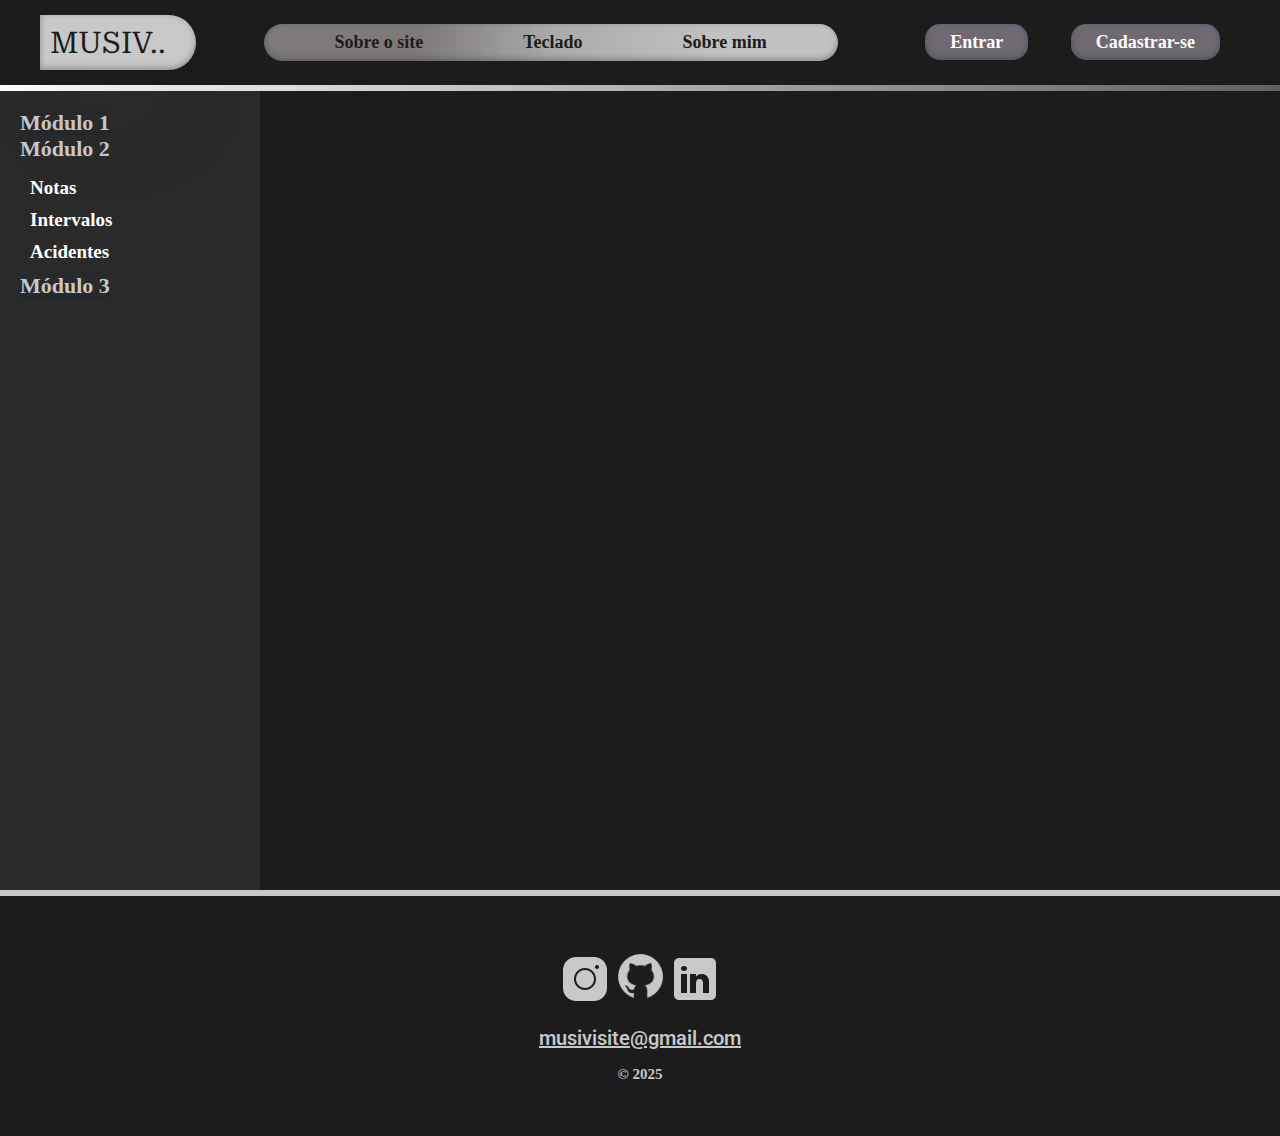
<file: Projeto-site_api/Site/6-modulo2.html>
<!DOCTYPE html>
<html lang="pt-br">

<head>
    <meta charset="UTF-8">
    <meta name="viewport" content="width=device-width, initial-scale=1.0">
    <title>MUSIV.. | Módulo 2</title>

    <link rel="stylesheet" href="1.1home.css">
    <link rel="stylesheet" href="6.1modulo2.css">
    <link rel="icon" href="assets/img/icon2.png">
</head>

<body>

    <header class="header">
        <section>
            <a href="1-home.html" class="logo">MUSIV..</a>
            <nav class="navbar">
                <a href="4-Introducao.html">Sobre o site</a>
                <a href="8-TecladoPiano.html">Teclado</a>
                <a href="Sobre.html">Sobre mim</a>
            </nav>
            <div class="logincadastro">
                <a href="2-login.html">Entrar</a>
                <a href="3-cadastro.html">Cadastrar-se</a>
            </div>
        </section>
    </header>

    <div class="container-modulo">

        <div class="menu-lateral">

            <div class="modulo">
                <a class="modulo-titulo" href="5-modulo1.html">Módulo 1</a>
            </div>

            <div class="modulo">
                <div class="modulo-titulo" onclick="abrirFecharModulo2()">Módulo 2</div>
                <div class="modulo-sub" id="listaSubMod2">
                    <div class="subtopico" onclick="mostrarNotas()">Notas</div>
                    <div class="subtopico" onclick="mostrarIntervalos()">Intervalos</div>
                    <div class="subtopico" onclick="mostrarAcidentes()">Acidentes</div>
                </div>
            </div>

            <div class="modulo">
                <a class="modulo-titulo" href="7-modulo3.html">Módulo 3</a>
            </div>

        </div>

        <main class="conteudo-principal">

            <div id="conteudo_notas" class="conteudo_modulo" style="display:none;">

                <div class="box">
                    <h2>1. O que são notas musicais?</h2>
                    <p>
                        Notas são nomes dados aos sons usados na música. Com elas conseguimos organizar, escrever e
                        entender
                        melodias, harmonias e acordes. <br><br>
                        As 7 notas naturais são: <b>C, D, E, F, G, A, B</b> (Dó, Ré, Mi, Fá, Sol, Lá, Si).
                    </p>
                </div>

                <div class="box">
                    <h2>2. Altura (grave e agudo)</h2>
                    <p>
                        Cada nota pode soar de forma <b>grave</b> (som mais grosso) ou <b>aguda</b> (som mais fino).
                        Isso não muda o nome da nota — apenas a altura do som. <br><br> Ex: C pode ser grave ou agudo,
                        continua sendo C.
                    </p> <br><br><br>

                    <h3>2.1 Notas repetidas em instrumentos</h3>
                    <p>
                        Em instrumentos como teclado, violão e flauta, a mesma nota aparece em vários lugares, mas com
                        alturas
                        diferentes. Isso permite criar melodias em diferentes regiões e escolher o timbre ideal.
                    </p>
                </div>

                <div class="box">
                    <h2>3. Oitava</h2>
                    <p>
                        A distância entre uma nota e a próxima com o mesmo nome é chamada de <b>oitava</b>. <br><br>
                        Ex.: C → D → E → F → G → A → B → <b>C</b> (esse C é uma oitava acima).
                        A oitava indica que é a mesma nota em uma altura diferente (mais <b> grave </b> ou mais
                        <b>aguda</b> ).
                    </p>
                </div>

                <div class="box">
                    <h2>4. Por que existem só 7 notas?</h2>
                    <p>
                        A tradição musical ocidental usa 7 notas naturais por oitava. Os acidentes (sustenidos e bemóis)
                        completam
                        o conjunto e permitem variações entre essas notas naturais.
                    </p>
                </div>

                <div class="box">
                    <h2>6. Exercício simples</h2>
                    <p>
                        1. Toque ou ouça a nota C em duas oitavas diferentes.<br>
                        2. Compare a sensação do som grave e agudo.<br>
                        3. Identifique a mesma nota em diferentes regiões do instrumento que você usa.<br>
                        4. Cante a sequência: C – D – E – F – G – A – B – C.
                    </p>
                </div>

            </div>

            <!-- FIM NOTAS / INÍCIO INTERVALOS -->



            <div id="conteudo_intervalos" class="conteudo_modulo" style="display:none;">

                <div class="box">
                    <h2>1. O que é um intervalo?</h2>
                    <p>
                        Intervalo é a distância entre duas notas. <br><br>
                        Essa distância pode ser pequena (notas próximas) ou grande (notas distantes). Os intervalos são
                        a base da melodia, harmonia e da percepção musical.
                    </p> <br><br><br>

                    <h3>1.1 Tom e Semitom.</h3>
                    <p>
                        O semitom é a menor distância possível entre duas notas. <br>
                        Ex.: C → C#, E → F, B → C. <br><br>
                        O tom é formado por dois semitons. <br>
                        Ex.: C → D, F → G. <br><br>
                        Toda a estrutura musical ocidental se organiza nesses dois intervalos.
                    </p> <br><br><br>

                    <h3>1.2 Exceções naturais (E–F e B–C).</h3>
                    <p>
                        Entre E e F não existe nota intermediária.
                        Entre B e C também não.
                        Esses pares formam um <b>semitom natural</b>.
                    </p>
                </div>

                <div class="box">
                    <h2>2. Intervalos melódicos e harmônicos.</h2>
                    <p>
                        Intervalo melódico: as notas são tocadas em sequência (uma após a outra). <br><br>
                        Intervalo harmônico: as notas são tocadas ao mesmo tempo.
                    </p>
                </div>

                <div class="box">
                    <h2>3. Exemplos de intervalos.</h2>
                    <p>
                        C → C# = semitom <br>
                        C → D = tom <br>
                        C → E = dois tons <br>
                        C → F = tom + semitom <br>
                        C → G = três tons + semitom
                    </p>
                </div>

                <div class="box">
                    <h2>4. Exercício prático.</h2>
                    <p>
                        1. Comece na nota C. <br>
                        2. Suba um semitom (C#). <br>
                        3. Suba um tom (D). <br>
                        4. Suba dois tons (E). <br><br>
                        Ouça a diferença entre cada distância.
                    </p>
                </div>

            </div>



            <!-- FIM INTERVALOS / INÍCIO ACIDENTES -->



            <div id="conteudo_acidentes" class="conteudo_modulo" style="display:none;">

                <div class="box">
                    <h2>1. O que são acidentes?</h2>
                    <p>
                        Acidentes são símbolos que alteram a nota, mudando sua altura em meio tom. Eles são essenciais
                        para formar escalas, acordes e entender enarmonia. <br><br>
                        Os dois principais são o sustenido (<b>#</b>) e o bemol (<b>b</b>).
                    </p> <br><br><br>

                    <h3>1.1 Sustenido (#)</h3>
                    <p>
                        O sustenido eleva a nota em meio tom. <br><br>
                        Exemplos: C → C#, F → F#, A → A#. <br>
                        É como dar um pequeno passo “para cima”.
                    </p> <br><br><br>

                    <h3>1.2 Bemol (b)</h3>
                    <p>
                        O bemol abaixa a nota em meio tom. <br><br>
                        Exemplos: D → Db, G → Gb, B → Bb. <br>
                        É o pequeno passo “para baixo”.
                    </p>
                </div>

                <div class="box">
                    <h2>2. Enarmonia.</h2>
                    <p>
                        Enarmonia é quando duas notas têm nomes diferentes, mas o mesmo som. <br><br>
                        Exemplos: C# = Db, D# = Eb, F# = Gb, G# = Ab, A# = Bb. <br>
                        Funciona como “apelidos musicais”.
                    </p> <br><br><br>

                    <h3>Por que isso existe?</h3>
                    <p>
                        Dependendo da escala ou harmonia, às vezes é mais lógico escrever uma nota como sustenido (C#)
                        e outras vezes como bemol (Db). Mesmo nome diferente, o som é o mesmo.
                    </p>
                </div>

                <div class="box">
                    <h2>3. Exercício simples</h2>
                    <p>
                        1. Transforme as notas naturais em sustenido e bemol. <br>
                        2. Depois encontre pares enarmônicos: C# = Db, F# = Gb, A# = Bb. <br><br>
                        Isso ajuda na montagem das escalas no próximo módulo.
                    </p>
                </div>

            </div>


        </main>
    </div>

    <footer>
        <section class="contatos">
            <div>
                <a href="https://www.instagram.com/musiv_site/"><img src="./assets/img/insta2.png"></a>
                <a href="https://github.com/miguel-frino/Projeto_Individual-1Semestre"><img width="55"
                        src="./assets/img/Githubpng.png"></a>
                <a href="https://www.linkedin.com/in/miguel-frino"><img src="./assets/img/linkedinpng.png"></a>
            </div>
            <div class="email"><span style="text-decoration: underline">musivisite@gmail.com</span></div>
            <div class="copyright"><span>© 2025</span></div>
        </section>
    </footer>

    <script src="6.2modulo2.js"></script>

</body>

</html>
</file>
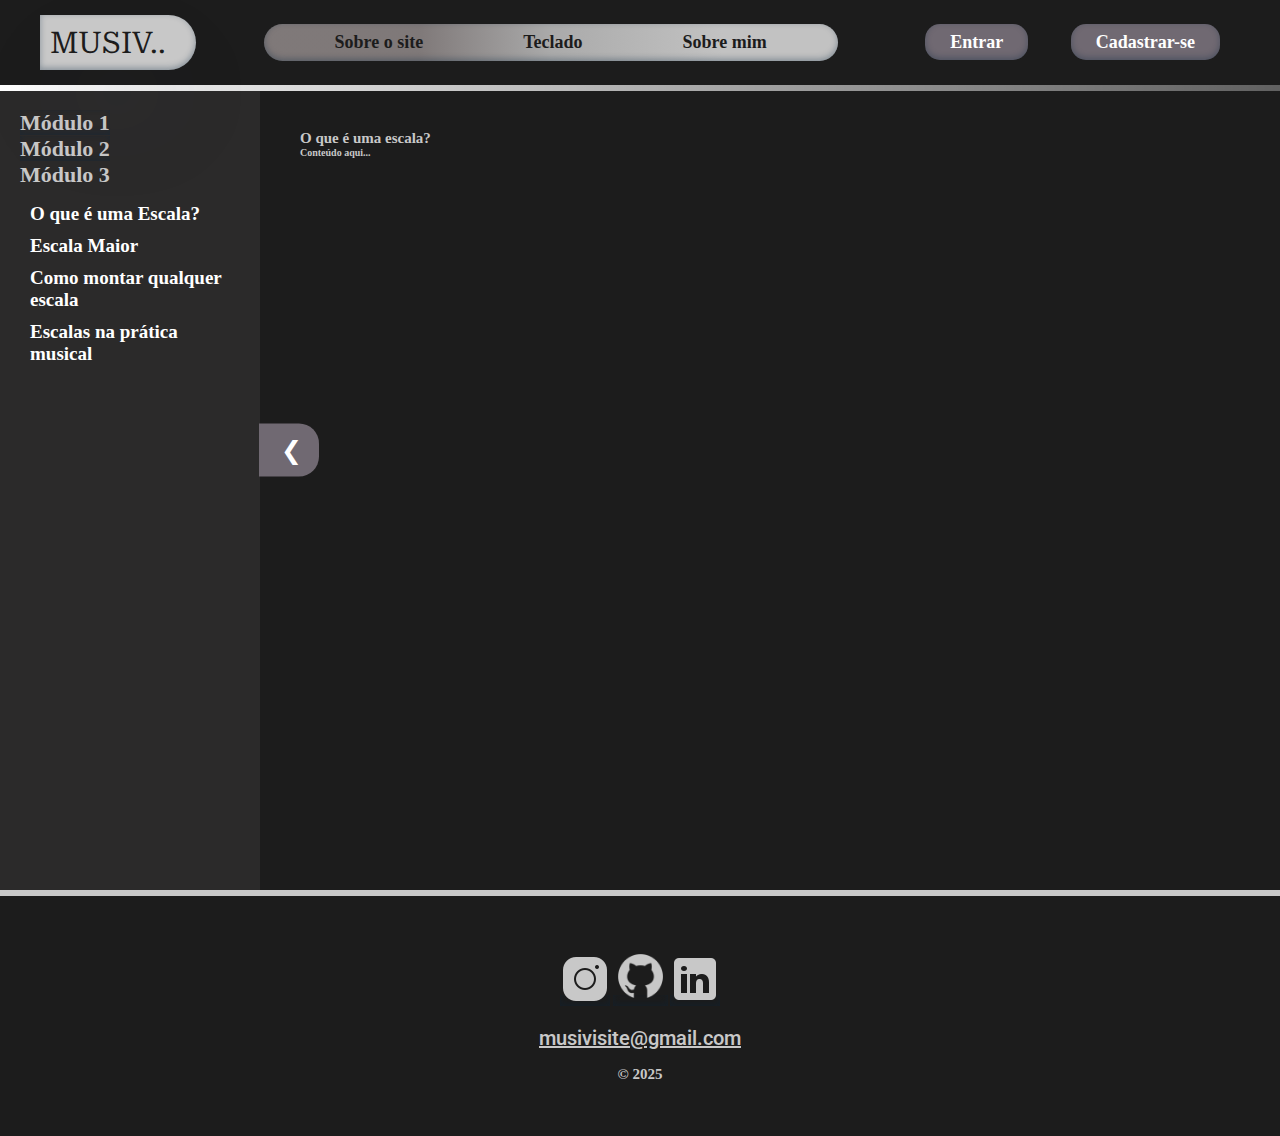
<file: Projeto-site_api/Site/7-modulo3.html>
<!DOCTYPE html>
<html lang="pt-br">

<head>
    <meta charset="UTF-8">
    <meta name="viewport" content="width=device-width, initial-scale=1.0">
    <title>MUSIV.. | Módulo 3</title>

    <link rel="stylesheet" href="1.1home.css">
    <link rel="stylesheet" href="7.1modulo3.css">
    <link rel="icon" href="assets/img/icon2.png">
</head>

<body>

    <header class="header">
        <section>
            <a href="1-home.html" class="logo">MUSIV..</a>
            <nav class="navbar">
                <a href="4-Introducao.html">Sobre o site</a>
                <a href="8-TecladoPiano.html">Teclado</a>
                <a href="Sobre.html">Sobre mim</a>
            </nav>
            <div class="logincadastro">
                <a href="2-login.html">Entrar</a>
                <a href="3-cadastro.html">Cadastrar-se</a>
            </div>
        </section>
    </header>

    <input type="checkbox" id="menuToggle" class="toggle-main" checked>
    <label for="menuToggle" class="menu-btn"></label>

    <div class="container-modulo">

        <div class="menu-lateral">

            <div class="modulo">
                <a class="modulo-titulo" href="5-modulo1.html">Módulo 1</a>
            </div>

            <div class="modulo">
                <a class="modulo-titulo" href="6-modulo2.html">Módulo 2</a>
            </div>

            <div class="modulo">
                <div class="modulo-titulo" onclick="abrirFecharModulo3()">Módulo 3</div>
                <div class="modulo-sub" id="listaSubMod3">
                    <div class="subtopico" onclick="mostrarOque()">O que é uma Escala?</div>
                    <div class="subtopico" onclick="mostrarMaior()">Escala Maior</div>
                    <div class="subtopico" onclick="mostrarComoMontar()">Como montar qualquer escala</div>
                    <div class="subtopico" onclick="mostrarPrática()">Escalas na prática musical</div>
                </div>
            </div>

        </div>

        <main class="conteudo-principal">

            <div id="conteudo_oque" class="conteudo-modulo">
                <h2>O que é uma escala?</h2>
                <p>Conteúdo aqui...</p>
            </div>

            <div id="conteudo_maior" class="conteudo-modulo" style="display:none;">
                <h2>Escala maior</h2>
                <p>Conteúdo aqui...</p>
            </div>

            <div id="conteudo_como" class="conteudo-modulo" style="display:none;">
                <h2>Como montar qualquer escala</h2>
                <p>Conteúdo aqui...</p>
            </div>

            <div id="conteudo_pratica" class="conteudo-modulo" style="display:none;">
                <h2>Escalas na prática</h2>
                <p>Conteúdo aqui...</p>
            </div>

        </main>
    </div>

    <footer>
        <section class="contatos">
            <div>
                <a href="https://www.instagram.com/musiv_site/"><img src="./assets/img/insta2.png"></a>
                <a href="https://github.com/miguel-frino/Projeto_Individual-1Semestre"><img width="55"
                        src="./assets/img/Githubpng.png"></a>
                <a href="https://www.linkedin.com/in/miguel-frino"><img src="./assets/img/linkedinpng.png"></a>
            </div>
            <div class="email"><span style="text-decoration: underline">musivisite@gmail.com</span></div>
            <div class="copyright"><span>© 2025</span></div>
        </section>
    </footer>

    <script src="7.2modulo3.js"></script>

</body>

</html>
</file>
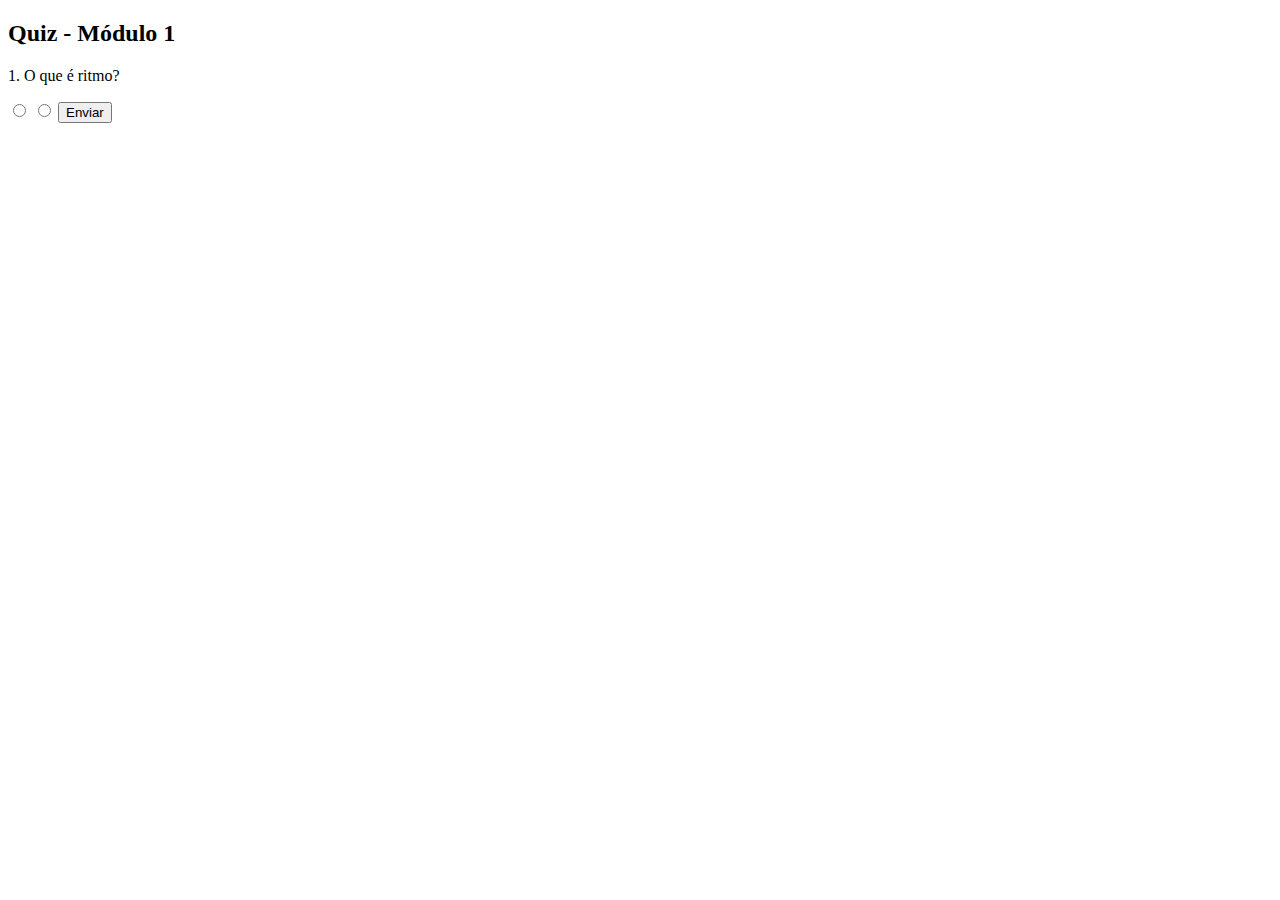
<file: Projeto-site_api/Site/8-quizz_modulo1.html>
<!DOCTYPE html>
<html lang="en">
<head>
    <meta charset="UTF-8">
    <meta name="viewport" content="width=device-width, initial-scale=1.0">
    <title>Document</title>
</head>
<body>
    
<h2>Quiz - Módulo 1</h2>
<p>1. O que é ritmo?</p>
<input type="radio" name="q1">
<input type="radio" name="q1">
<button class="botao">Enviar</button>

</body>
</html>
</file>
<file: Site/style.css>
@import url("https://fonts.googleapis.com/css2?family=Poppins:ital,wght@0,100;0,200;0,300;0,400;0,500;0,600;0,700;0,800;0,900;1,100;1,200;1,300;1,400;1,500;1,600;1,700;1,800;1,900&display=swap");
@import url("https://fonts.googleapis.com/css2?family=Roboto+Serif:ital,opsz,wght@0,8..144,100..900;1,8..144,100..900&family=Roboto:ital,wght@0,100..900;1,100..900&display=swap");

:root {
  --main-color: #1c1c1c;
  --cinza-claro: #c8c8c8;
  --black: #1c1c1c;
  --border: 0.3rem solid #ffffff4d;
  font-size: 10px;
}

* {
  margin: 0;
  padding: 0;
  outline: 0;
  border: none;
  text-decoration: none;
  /* todas começam com letra maiúscula */
  text-transform: capitalize;
  transition: 0.2s linear;
  font-family: "Poppins", sans-serif;
  font-weight: 550;
}

/* body {
  background-color: var(--black);
} */

body {
  padding-top: 9rem;
}

.header {
  position: fixed;
  top: 0;
  right: 0;
  left: 0;
  z-index: 99;
  border-bottom: 6px solid;
  border-image: linear-gradient(to right, #fff, #ffffff4d) 1;
  background-color: var(--black);
  padding: 1.5rem;
}

.header section {
  display: flex;
  justify-content: space-between;
  align-items: center;
  margin: 0 auto;
  max-width: 1200px;
}


.logo {
  padding: 1rem 3rem 1rem 1rem;
  background-color: var(--cinza-claro);
  font-family: "Roboto Serif";
  font-weight: 400;
  font-size: 3rem;
  color: var(--main-color);
  border-top-right-radius: 40px;
  border-bottom-right-radius: 40px;
}

.logo:hover {
  color: #473131;
}

.navbar {
  display: flex;
  align-items: center;
  justify-content: space-between;
  padding: 0.8rem 2.1rem;
  margin: 0 1rem;
  font-size: 1.8rem;
  border-radius: 25px;
  background: linear-gradient(
    to right,
    #bbb1b19f 27%,
    #aaaaaa 50%,
    #c2c2c2 80%
  );
  /* box-shadow: 2px 2px 5px rgb(121, 121, 121); */
}

.navbar a {
  /* background-color: var(--cinza-claro); */
  margin: 0 5rem;
  font-size: 1.8rem;
  color: var(--main-color);
  border-radius: 25px;
}

.navbar a:hover {
  color: #473131;
  /* font-size: 1.9rem; */
}

.logincadastro a {
  border-radius: 15px;
  margin: 2rem;
  padding: 0.8rem 2.5rem;
  font-size: 1.8rem;
  background-color: #706972;
  color: #fff;
}

.logincadastro a:hover {
  color: #574a4a;
}

/* INÍCIO HOME */

.home-container {
  display: flex;
  align-items: center;
  min-height: 100vh;
  
  background: url("./img/image-home.png") center/cover no-repeat;
}

.content h3 {
  color: var(--cinza-claro);
  font-size: 6rem
}

.content {
  margin-left: 13rem ;
  margin-bottom: 18rem ;
  max-width: 100rem;
  /* line-height: 10rem; */

}


.links-container {
  display: flex;
  align-items: center;
  flex-direction: column;
  gap: 25px;
}

.links-container a {
  display: flex;
  align-items: center;
  justify-content: center;
  padding: 0.7rem 1.5rem;
  width: 200px;
  font-size: 2.5rem;
  color: var(--main-color);
  background-color: var(--cinza-claro);
  border-radius: 25px;
}

.links-up {
  display: flex;
  flex-direction: row;
  margin: 0 ;
}

.links-up a{
  margin: 0rem 1rem;
}

.links-container a:hover {
    color: #473131;
}
</file>
<file: Projeto-site_api/Site/style.css>
@import url("https://fonts.googleapis.com/css2?family=Poppins:ital,wght@0,100;0,200;0,300;0,400;0,500;0,600;0,700;0,800;0,900;1,100;1,200;1,300;1,400;1,500;1,600;1,700;1,800;1,900&display=swap");
@import url("https://fonts.googleapis.com/css2?family=Roboto+Serif:ital,opsz,wght@0,8..144,100..900;1,8..144,100..900&family=Roboto:ital,wght@0,100..900;1,100..900&display=swap");

:root {
  --main-color: #1c1c1c;
  --fundo: #2b2a2a;
  --cinza-claro: #c8c8c8;
  --border: 0.3rem solid #ffffff4d;
  font-size: 10px;
}

* {
  margin: 0;
  padding: 0;
  outline: 0;
  border: none;
  text-decoration: none;
  /* todas começam com letra maiúscula */
  text-transform: capitalize;
  transition: 0.2s linear;
  font-family: "Roboto  Serif";
  font-weight: 550;
}

/* body {
  background-color: var(--black);
} */

body {
  background-color: var(--main-color);
  padding-top: 9rem;
}

a {
  box-shadow: rgba(50, 50, 93, 0.25) 0px 50px 100px -20px, rgba(0, 0, 0, 0.3) 0px 30px 60px -30px, rgba(10, 37, 64, 0.35) 0px -2px 6px 0px inset;
}

.header {
  position: fixed;
  top: 0;
  right: 0;
  left: 0;
  z-index: 99;
  border-bottom: 6px solid;
  border-image: linear-gradient(to right, #fff, #ffffff4d) 1;
  background-color: var(--main-color);
  padding: 1.5rem;
}

.header section {
  display: flex;
  justify-content: space-between;
  align-items: center;
  margin: 0 auto;
  max-width: 1200px;
}

.logo {
  padding: 1rem 3rem 1rem 1rem;
  background-color: var(--cinza-claro);
  font-family: "Roboto Serif";
  font-weight: 400;
  font-size: 3rem;
  color: var(--main-color);
  border-top-right-radius: 40px;
  border-bottom-right-radius: 40px;
}

.logo:hover {
  color: #473131;
}

.navbar {
  display: flex;
  align-items: center;
  justify-content: space-between;
  padding: 0.8rem 2.1rem;
  margin: 0 1rem;
  font-size: 1.8rem;
  border-radius: 25px;
  background: linear-gradient(
    to right,
    #bbb1b19f 27%,
    #aaaaaa 50%,
    #c2c2c2 80%
  );
  box-shadow: rgba(50, 50, 93, 0.25) 0px 50px 100px -20px, rgba(0, 0, 0, 0.3) 0px 30px 60px -30px, rgba(10, 37, 64, 0.35) 0px -2px 6px 0px inset;
}

.navbar a {
  /* background-color: var(--cinza-claro); */
  margin: 0 5rem;
  font-size: 1.8rem;
  color: var(--main-color);
  border-radius: 25px;
  box-shadow: none
}

.navbar a:hover {
  color: #473131;
  /* font-size: 1.9rem; */
}

.logincadastro a {
  border-radius: 15px;
  margin: 2rem;
  padding: 0.8rem 2.5rem;
  font-size: 1.8rem;
  background-color: #706972;
  color: #fff;
}

.logincadastro a:hover {
  color: #574a4a;
}

/* 


INÍCIO HOME 


*/

.home-container {
  display: flex;
  align-items: center;
  min-height: 100vh;
  position: relative;
  background: url("./assets/img/image-home.png") center/cover no-repeat;
  background-size: cover;
  background-position: center;
}

.content h3 {
  text-transform: none;
  /* color: #c0aeae; */
  color: #918978;
  font-size: 6rem;
  font-family: "Roboto Serif";
  margin: 2rem 0;
  background: linear-gradient(to right, #ffffff 0%, #aaa0a0 55%, #fff);
  background-clip: text;
  color: transparent;
  /* background-color: #1c1c1c;
  border-radius: 10px; */
}

.content {
  display: flex;
  align-items: center;
  flex-direction: column;
  text-align: center;
  padding: 8rem 5rem;
  margin-left: 13rem;
  margin-bottom: 18rem;
  max-width: 100rem;
  /* line-height: 10rem; */
  /* background-color: #1c1c1c;
  border-radius: 10px; */
}

.links-container {
  display: flex;
  align-items: center;
  flex-direction: column;
  gap: 25px;
}

.links-container a {
  display: flex;
  align-items: center;
  justify-content: center;
  padding: 0.7rem 1.5rem;
  width: 200px;
  font-size: 2.5rem;
  color: var(--main-color);
  background-color: var(--cinza-claro);
  border-radius: 25px;
}

.links-up {
  display: flex;
  flex-direction: row;
  gap: 10px;
}

.links-container a:hover {
  color: #473131;
}

.home-container ::after {
  content: "";
  position: absolute;
  bottom: 0;
  left: 0;
  width: 100%;
  height: 150px;
  background: linear-gradient(
    to bottom,
    rgba(255, 255, 255, 0) 0%,
    #1c1c1c 200%,
    /* Aqui eu controle onde começa*/ #1c1c1c 100%
      /* cor da seção de baixo (sobre)*/
  );
}

/*

SOBRE MIM 

*/

.sobre-container1 {
  display: flex;
  /* flex-direction: row; */
  background-color: var(--main-color);
  color: var(--cinza-claro);
  min-height: 100vh;
}

.sobre1 {
  display: flex;
  margin-top: 6rem;
}

.sobre1-text {
  display: flex;
  align-items: center;
  justify-content: center;
  flex-direction: column;
  width: 50%;
  margin-top: 6rem;
}

.sobre1-text .box {
  display: flex;
  align-items: center;
  justify-content: center;
  flex-direction: column;
  text-align: justify;
  gap: 15px;
  width: 45%;
  padding: 12rem 5rem;
  background-color: var(--fundo);
  border-radius: 25px;
  /* border: 2px red solid; */
}

.sobre1-text .box h2 {
  font-size: 4rem;
  margin-bottom: 2rem;
  text-decoration: underline;
}

.sobre1-text .box p {
  font-size: 2.5rem;
  margin-bottom: 2rem;
  text-transform: none;
  line-height: 3.4rem;
}

.image-eu {
  display: flex;
  align-items: center;
  justify-content: center;
  width: 45%;
}

.image-eu .box {
  display: flex;
  align-items: center;
  justify-content: center;
  flex-direction: column;
  text-align: center;
  width: 55%;
  margin-top: 4rem;
  padding: 5rem 0rem;
  background-color: var(--fundo);
  border-radius: 75px;
}

.image-eu img {
  width: 80%;
  border-radius: 25px;
}

/* 


SOBRE2  


*/

.sobre-container2 {
  min-height: 100vh;
  color: var(--cinza-claro);
}

.sobre2 {
  padding-top: 6rem;
  margin-top: 12rem;
  display: flex;
  background-color: var(--main-color);
}
.image-eu2 {
  display: flex;
  align-items: center;
  justify-content: center;
  width: 45%;
}

.image-eu2 .box {
  display: flex;
  align-items: center;
  justify-content: center;
  flex-direction: column;
  text-align: center;
  width: 55%;
  margin-top: 4rem;
  padding: 5rem 0rem;
  background-color: var(--fundo);
  border-radius: 75px;
}

.image-eu2 img {
  width: 80%;
  border-radius: 25px;
}

.sobre2-text {
  display: flex;
  align-items: center;
  justify-content: center;
  width: 50%;
  background-color: var(--main-color);
}

.sobre2-text .box {
  gap: 15px;
  width: 45%;
  padding: 12rem 5rem;
  background-color: var(--fundo);
  border-radius: 25px;
}

.sobre2-text .box h2 {
  font-size: 4rem;
  margin-bottom: 2rem;
  text-decoration: underline;
  text-align: center;
}

.sobre2-text .box p {
  font-size: 2.5rem;
  margin-bottom: 2rem;
  text-transform: none;
  line-height: 3.4rem;
}


/* SOBRE 3*/

.sobre-container3 {
  display: flex;
  /* flex-direction: row; */
  background-color: var(--main-color);
  color: var(--cinza-claro);
  min-height: 100vh;
  padding-bottom:  6rem;
}

.sobre3 {
  display: flex;
  margin-top: 6rem;
}

.sobre3-text {
  display: flex;
  align-items: center;
  justify-content: center;
  flex-direction: column;
  width: 50%;
  margin-top: 6rem;
}

.sobre3-text .box {
  display: flex;
  align-items: center;
  justify-content: center;
  flex-direction: column;
  text-align: justify;
  gap: 15px;
  width: 45%;
  padding: 12rem 5rem;
  background-color: var(--fundo);
  border-radius: 25px;
  /* border: 2px red solid; */
}

.sobre3-text .box h2 {
  font-size: 4rem;
  margin-bottom: 2rem;
  text-decoration: underline;
  text-align: center;
}

.sobre3-text .box p {
  font-size: 2.5rem;
  margin-bottom: 2rem;
  text-transform: none;
  line-height: 3.4rem;
}

.image-eu3 {
  display: flex;
  align-items: center;
  justify-content: center;
  width: 45%;
}

.image-eu3 .box {
  display: flex;
  align-items: center;
  justify-content: center;
  flex-direction: column;
  /* text-align: center; */
  width: 50%;
  margin-top: 4rem;
  padding: 5rem 0rem;
  background-color: var(--cinza-claro);
  border-radius: 75px;
}

.image-eu3 img {
  width: 80%;
  border-radius: 25px;
}

/* 


Footer


*/

.contatos {
  display: flex;
  align-items:center ;
  justify-content: center;
  flex-direction: column;
  padding: 3rem;
  border-top: 6px solid ;
  color: var(--cinza-claro);
  min-height: 20vh;
  background-color: var(--main-color);

}

/* .copyright {
  display: flex;
  flex-direction: row;
} */

.email{
    margin-top: 2rem;
}

.email span {
  color: var(--cinza-claro);
  font-size: 2rem;
  font-family: "roboto";
  text-transform: none;
}

.copyright {
  margin-top: 1.6rem;
  font-size: 1.5rem;
}
</file>
<file: web-data-viz-main/public/css/estilo.css>
@import url('https://fonts.googleapis.com/css2?family=Barlow:ital,wght@0,100;0,200;0,300;0,400;0,500;0,600;0,700;0,800;0,900;1,100;1,200;1,300;1,400;1,500;1,600;1,700;1,800;1,900&display=swap');

body {
  margin: 0;
  padding: 0;
  font-family: 'Barlow', 'Segoe UI', 'Segoe UI', Tahoma, Geneva, Verdana, sans-serif;
  background-color: black;
}

:root {
  --tamanho-header: 80px;
  --tamanho-banner: calc(100vh - var(--tamanho-header) - var(--tamanho-footer) - 2px);
  --tamanho-simulador: calc(100vh - var(--tamanho-header) - var(--tamanho-footer) - 2px);
  --tamanho-login: calc(100vh - var(--tamanho-header) - var(--tamanho-footer) - 2px);
  --tamanho-footer: 65px;
}

.container {
  display: flex;
  width: 80%;
  margin: auto;
}

.header {
  height: var(--tamanho-header);
  border-bottom: 2px solid #32b9cd;
}

.header .container {
  justify-content: space-between;
  align-items: center;
  height: 100%;
}

.header a {
  text-decoration: none;
  color: #e3b062;
}

.agora {
  font-weight: 800;
}

.navbar {
  width: 300px;
  display: flex;
  align-items: center;
  justify-content: space-between;
  list-style: none;
  color: #e3b062;
}

.titulo {
  color: #32b9cd;
  width: fit-content;
  font-weight: 500;
}

.header h1 {
  margin: 0;
}

/* BANNER */

.banner {
  height: var(--tamanho-banner);
  color: white;
  background-image: url('../assets/imgs/bg-jelly-fish-para-home.png');
  background-size: cover;
}

.banner .container {
  justify-content: center;
  align-items: center;
  height: 100%;
}

.banner .container p {
  width: 50%;
  margin: 0;
  padding: 0;
  font-size: 36px;
}

.banner .container span {
  font-weight: 800;
}

/* MISSÃO VISÃO VALORES */

.social {
  background-color: #e5e5e5;
  display: flex;
}

.social .container {
  justify-content: center;
}

.box img {
  width: 170px;
}

.social .container .boxes {
  display: flex;
  justify-content: space-between;
  width: 100%;
  padding: 30px 0;
}

.social p {
  text-align: center;
}

.box {
  display: flex;
  flex-direction: column;
  align-items: center;
}

/* FOOTER */

.footer {
  background-color: #32b9cd;
  height: 150px;
  color: #fff;
  display: flex;
  font-size: 15px;
}

.footer .container {
  justify-content: center;
  text-align: center;
}

.footer .container .version {
  font-size: 12px;
}

/* LOGIN */

.login {
  height: var(--tamanho-login);
  background-image: url('../assets/imgs/bg-jelly-fish-para-home.png');
  background-size: cover;
}

.login .container {
  justify-content: center;
  align-items: center;
  height: 100%;
}

.card {
  width: 50%;
  background-color: #e5e5e5;
  border-radius: 10px;
  display: flex;
  align-items: center;
  justify-content: space-evenly;
  color: palevioletred;
  flex-direction: column;
  height: fit-content;
  padding: 20px 0;
}

.card h2 {
  margin: 0;
  font-size: 30px;
}

.formulario {
  display: flex;
  height: 90%;
  width: 80%;
  justify-content: space-around;
  flex-direction: column;
}

.formulario span {
  font-size: 15px;
  font-weight: 800;
}

.formulario input {
  border: 2px solid #32b9cd;
  text-align: center;
  border-radius: 10px;
  margin: 0;
}

.formulario select {
  border: 2px solid #32b9cd;
  background-color: white;
  color: gray;
  height: 36px;
  text-align: center;
  border-radius: 10px;
  margin: 0;
}

.campo {
  display: flex;
  flex-direction: column;
  justify-content: start;
  padding: 5px 0;
}

.botao {
  cursor: pointer;
  font-family: "Barlow", sans-serif;
  border: 0;
  border-radius: 5px;
  font-weight: 600;
  font-size: 18px;
  color: #fff;
  background-color: #ED145B;
  width: 120px;
  height: 30px;
  align-self: center;
  margin-top: 20px;
}

.loading-div {
  width: 50px;
  display: none;
}

.loading-div img {
  height: 50px;
  width: 50px;
}

#div_erros_login {
  display: none
}

/* FORMULARIO */

.alerta_erro{
  display: flex;
  justify-content: flex-end;
}

.card_erro {
  display: none;
  background-color: #fff;
  color: black;
  width: 230px;
  position: fixed;
  border-radius: 4px;
  border: #ED145B 3px solid;
  padding: 10px;
  margin-right: 10%;
}

.card_erro #mensagem_erro{
  font-weight: 500;
  font-size: 20px;
}

.formulario .tipo_campo {
  font-size: 20px;
  font-weight: 600 !important;
}

.formulario {
  display: flex;
  flex-direction: column;
}

input {
  margin-bottom: 10px;
  border: 2px solid #32b9cd;
  padding: 10px;
  text-align: center;
  border-radius: 10px;
}

.btn {
  font-family: "Barlow", sans-serif;
  border: 0;
  border-radius: 5px;
  font-weight: 600;
  font-size: 18px;
  padding: 10px 15px;
  color: white;
  background-color: #ED145B;
  width: 120px;
  align-self: center;
  margin-top: 5px;
}

.loading-div {
  width: 50px;
  margin: auto;
  display: none;
}

.loading-div img {
  height: 50px;
  width: 50px;
}

/* SIMULADOR */

.simulador {
  color: white;
}

.simulador .container {
  flex-direction: column;
  overflow: scroll; 
  height: var(--tamanho-simulador);
}

/* ALERTA */

#alerta {
  position: absolute;
  right: 0;
  bottom: 0;
}

.mensagem-alarme {
  background-color: white;
  border-radius: 5px;
  width: 300px;
  height: 80px;
  margin: 10px;
  padding: 10px 0;
  display: flex;
  justify-content: space-evenly;
  align-items: center;
}

.mensagem-alarme h3 {
  font-size: 14px;
  margin: 0;
}

.mensagem-alarme .informacao {
  width: 66%;
}

.alarme-sino {
  width: 48px;
  height: 48px;
  animation-name: bell;
  animation-duration: 4s;
  background-image: url('https://cdn-icons-png.flaticon.com/512/1157/1157000.png');
  background-size: cover;
  animation-iteration-count: infinite;
}

@keyframes bell {
  0%   {transform: rotate(25deg)}
  25%  {transform: rotate(-25deg)}
  50%  {transform: rotate(25deg)}
  75%  {transform: rotate(-25deg)}
  100% {transform: rotate(25deg)}
}
</file>
<file: Projeto-site_api/Site/1.1home.css>
@import url("https://fonts.googleapis.com/css2?family=Poppins:ital,wght@0,100;0,200;0,300;0,400;0,500;0,600;0,700;0,800;0,900;1,100;1,200;1,300;1,400;1,500;1,600;1,700;1,800;1,900&display=swap");
@import url("https://fonts.googleapis.com/css2?family=Roboto+Serif:ital,opsz,wght@0,8..144,100..900;1,8..144,100..900&family=Roboto:ital,wght@0,100..900;1,100..900&display=swap");

:root {
  --main-color: #1c1c1c;
  --fundo: #2b2a2a;
  --cinza-claro: #c8c8c8;
  --border: 0.3rem solid #ffffff4d;
  font-size: 10px;
}

* {
  margin: 0;
  padding: 0;
  outline: 0;
  border: none;
  text-decoration: none;
  /* todas começam com letra maiúscula */
  /* text-transform: capitalize; */
  transition: 0.2s linear;
  font-family: "Roboto  Serif";
  font-weight: 550;
}

/* body {
  background-color: var(--black);
} */

body {
  background-color: var(--main-color);
  padding-top: 9rem;
}

a {
  box-shadow: rgba(50, 50, 93, 0.25) 0px 50px 100px -20px, rgba(0, 0, 0, 0.3) 0px 30px 60px -30px, rgba(10, 37, 64, 0.35) 0px -2px 6px 0px inset;
}

.header {
  position: fixed;
  top: 0;
  right: 0;
  left: 0;
  z-index: 99;
  border-bottom: 6px solid;
  border-image: linear-gradient(to right, #fff, #ffffff4d) 1;
  background-color: var(--main-color);
  padding: 1.5rem;
  
}

.header section {
  display: flex;
  justify-content: space-between;
  align-items: center;
  margin: 0 auto;
  max-width: 1200px;
}

.logo {
  padding: 1rem 3rem 1rem 1rem;
  background-color: var(--cinza-claro);
  font-family: "Roboto Serif";
  font-weight: 400;
  font-size: 3rem;
  color: var(--main-color);
  border-top-right-radius: 40px;
  border-bottom-right-radius: 40px;
}

.logo:hover {
  color: #473131;
}

.navbar {
  display: flex;
  align-items: center;
  justify-content: space-between;
  padding: 0.8rem 2.1rem;
  margin: 0 1rem;
  font-size: 1.8rem;
  border-radius: 25px;
  background: linear-gradient(
    to right,
    #bbb1b19f 27%,
    #aaaaaa 50%,
    #c2c2c2 80%
  );
  box-shadow: rgba(50, 50, 93, 0.25) 0px 50px 100px -20px, rgba(0, 0, 0, 0.3) 0px 30px 60px -30px, rgba(10, 37, 64, 0.35) 0px -2px 6px 0px inset;
}

.navbar a {
  /* background-color: var(--cinza-claro); */
  margin: 0 5rem;
  font-size: 1.8rem;
  color: var(--main-color);
  border-radius: 25px;
  box-shadow: none
}

.navbar a:hover {
  color: #473131;
  /* font-size: 1.9rem; */
}

.logincadastro a {
  border-radius: 15px;
  margin: 2rem;
  padding: 0.8rem 2.5rem;
  font-size: 1.8rem;
  background-color: #706972;
  color: #fff;
}

.logincadastro a:hover {
  color: #574a4a;
}

/* 


INÍCIO HOME 


*/

.home-container {
  display: flex;
  align-items: center;
  min-height: 100vh;
  position: relative;
  background: url("./assets/img/image-home.png") center/cover no-repeat;
  background-size: cover;
  background-position: center;
}

.content h3 {
  text-transform: none;
  /* color: #c0aeae; */
  color: #918978;
  font-size: 6rem;
  font-family: "Roboto Serif";
  margin: 2rem 0;
  background: linear-gradient(to right, #ffffff 0%, #aaa0a0 55%, #fff);
  background-clip: text;
  color: transparent;
  /* background-color: #1c1c1c;
  border-radius: 10px; */
}

.content {
  display: flex;
  align-items: center;
  flex-direction: column;
  text-align: center;
  padding: 8rem 5rem;
  margin-left: 13rem;
  margin-bottom: 18rem;
  max-width: 100rem;
  /* line-height: 10rem; */
  /* background-color: #1c1c1c;
  border-radius: 10px; */
}

.links-container {
  display: flex;
  align-items: center;
  flex-direction: column;
  gap: 25px;
}

.links-container a {
  display: flex;
  align-items: center;
  justify-content: center;
  padding: 0.7rem 1.5rem;
  width: 200px;
  font-size: 2.5rem;
  color: var(--main-color);
  background-color: var(--cinza-claro);
  border-radius: 25px;
}

.links-up {
  display: flex;
  flex-direction: row;
  gap: 10px;
}

.links-container a:hover {
  color: #473131;
}

.home-container ::after {
  content: "";
  position: absolute;
  bottom: 0;
  left: 0;
  width: 100%;
  height: 150px;
  background: linear-gradient(
    to bottom,
    rgba(255, 255, 255, 0) 0%,
    #1c1c1c 200%,
    /* Aqui eu controle onde começa*/ #1c1c1c 100%
      /* cor da seção de baixo (sobre)*/
  );
}

/*

SOBRE MIM 

*/

.sobre-container1 {
  display: flex;
  /* flex-direction: row; */
  background-color: var(--main-color);
  color: var(--cinza-claro);
  padding: 6rem;
}

.sobre1 {
  display: flex;
  margin-top: 6rem;
}

.sobre1-text {
  display: flex;
  align-items: center;
  justify-content: center;
  flex-direction: column;
  width: 50%;
  margin-top: 6rem;
}

.sobre1-text .box {
  display: flex;
  align-items: center;
  justify-content: center;
  flex-direction: column;
  text-align: justify;
  gap: 15px;
  width: 45%;
  padding: 12rem 5rem;
  background-color: var(--fundo);
  border-radius: 25px;
  /* border: 2px red solid; */
}

.sobre1-text .box h2 {
  font-size: 4rem;
  margin-bottom: 2rem;
  text-decoration: underline;
}

.sobre1-text .box p {
  font-size: 2.5rem;
  margin-bottom: 2rem;
  text-transform: none;
  line-height: 3.4rem;
}

.image-eu {
  display: flex;
  align-items: center;
  justify-content: center;
  width: 45%;
}

.image-eu .box {
  display: flex;
  align-items: center;
  justify-content: center;
  flex-direction: column;
  text-align: center;
  width: 55%;
  margin-top: 4rem;
  padding: 5rem 0rem;
  background-color: var(--fundo);
  border-radius: 75px;
}

.image-eu img {
  width: 80%;
  border-radius: 25px;
}

/* 


SOBRE2  


*/

.sobre-container2 {
  min-height: 100vh;
  color: var(--cinza-claro);
  padding: 6rem;

}

.sobre2 {
  padding-top: 6rem;
  margin-top: 12rem;
  display: flex;
  background-color: var(--main-color);
}
.image-eu2 {
  display: flex;
  align-items: center;
  justify-content: center;
  width: 45%;
}

.image-eu2 .box {
  display: flex;
  align-items: center;
  justify-content: center;
  flex-direction: column;
  text-align: center;
  width: 55%;
  margin-top: 4rem;
  padding: 5rem 0rem;
  background-color: var(--fundo);
  border-radius: 75px;
}

.image-eu2 img {
  width: 80%;
  border-radius: 25px;
}

.sobre2-text {
  display: flex;
  align-items: center;
  justify-content: center;
  width: 50%;
  background-color: var(--main-color);
}

.sobre2-text .box {
  gap: 15px;
  width: 45%;
  padding: 12rem 5rem;
  background-color: var(--fundo);
  border-radius: 25px;
}

.sobre2-text .box h2 {
  font-size: 4rem;
  margin-bottom: 2rem;
  text-decoration: underline;
  text-align: center;
}

.sobre2-text .box p {
  font-size: 2.5rem;
  margin-bottom: 2rem;
  text-transform: none;
  line-height: 3.4rem;
}


/* SOBRE 3*/

.sobre-container3 {
  display: flex;
  /* flex-direction: row; */
  background-color: var(--main-color);
  color: var(--cinza-claro);
  padding: 6rem;
  padding-bottom:  6rem;
}

.sobre3 {
  display: flex;
  margin-top: 6rem;
}

.sobre3-text {
  display: flex;
  align-items: center;
  justify-content: center;
  flex-direction: column;
  width: 50%;
  margin-top: 6rem;
}

.sobre3-text .box {
  display: flex;
  align-items: center;
  justify-content: center;
  flex-direction: column;
  text-align: justify;
  gap: 15px;
  width: 45%;
  padding: 12rem 5rem;
  background-color: var(--fundo);
  border-radius: 25px;
  /* border: 2px red solid; */
}

.sobre3-text .box h2 {
  font-size: 4rem;
  margin-bottom: 2rem;
  text-decoration: underline;
  text-align: center;
}

.sobre3-text .box p {
  font-size: 2.5rem;
  margin-bottom: 2rem;
  text-transform: none;
  line-height: 3.4rem;
}

.image-eu3 {
  display: flex;
  align-items: center;
  justify-content: center;
  width: 45%;
}

.image-eu3 .box {
  display: flex;
  align-items: center;
  justify-content: center;
  flex-direction: column;
  /* text-align: center; */
  width: 50%;
  margin-top: 4rem;
  padding: 5rem 0rem;
  background-color: var(--cinza-claro);
  border-radius: 75px;
}

.image-eu3 img {
  width: 80%;
  border-radius: 25px;
}

/* 


Footer


*/

.contatos {
  display: flex;
  align-items:center ;
  justify-content: center;
  flex-direction: column;
  padding: 3rem;
  border-top: 6px solid ;
  color: var(--cinza-claro);
  min-height: 20vh;
  background-color: var(--main-color);
}

/* .copyright {
  display: flex;
  flex-direction: row;
} */

.email{
    margin-top: 2rem;
}

.email span {
  color: var(--cinza-claro);
  font-size: 2rem;
  font-family: "roboto";
  text-transform: none;
}

.copyright {
  margin-top: 1.6rem;
  font-size: 1.5rem;
}
</file>
<file: Projeto-site_api/Site/5.1modulo1.css>
:root {
  --main-color: #1c1c1c;
  --fundo: #2b2a2a;
  --cinza-claro: #c8c8c8;
  --border: 0.3rem solid #ffffff4d;
  font-size: 10px;
}

/* 


MENU LATERAL


*/
.menu-btn {
  position: fixed;
  left: 0;
  top: 50%;
  transform: translateY(-50%);
  background-color: #706972;
  color: #fff;
  padding: 1.2rem 1.7rem;
  border-radius: 0 20px 20px 0;
  font-size: 2.5rem;
  cursor: pointer;
  z-index: 999;
}
.menu-btn::after {
  content: "❯";
}
.toggle-main {
  position: absolute;
  left: -9999px;
}
.toggle-main:checked + .menu-btn::after {
  content: "❮";
  margin-left: 5px;
}

.container-modulo {
  display: flex;
  transition: 0.25s;
}

.menu-lateral {
  width: 0;
  overflow: hidden;
  background-color: #2b2a2a;
  padding: 2rem;
  transition: 0.25s;
}

.menu-lateral * {
  opacity: 0;
  transition: opacity 0.15s;
  position: relative;
}

.toggle-main:checked ~ .container-modulo .menu-lateral * {
  opacity: 1;
}

.toggle-main:checked ~ .container-modulo .menu-lateral {
  width: 220px;
}

.toggle-main:checked + .menu-btn {
  left: 120px;
}
.modulo-titulo {
  font-size: 2.2rem;
  color: #c8c8c8;
  margin-bottom: 1.5rem;
  cursor: pointer;
}
.modulo-sub {
  margin-left: 1rem;
}
.subtopico {
  font-size: 1.9rem;
  color: #fff;
  margin-bottom: 1rem;
  cursor: pointer;
}
.conteudo-principal {
  padding: 4rem;
  color: #c8c8c8;
  min-height: 80vh;
}
.botao {
  display: inline-block;
  margin-top: 2rem;
  padding: 1rem 2rem;
  background-color: #706972;
  color: #fff;
  border-radius: 10px;
}

.conteudo-principal {
  transition: 0.25s;
}

/*

CONTEÚDO

*/

.conteudo-principal {
  /* gap: 50px; */
  display: flex;
  align-items: center;
  justify-content: center ;
}

.conteudo_modulo {
  display: flex;
  align-items: center;
  justify-content: center;
  flex-direction: column;
  width: 100%;
  gap: 10px;
}

.box {
  display: flex;
  align-items: flex-start;
  justify-content: flex-start;
  flex-direction: column;
  background-color: var(--cinza-claro);
  color: var(--fundo);
  margin-bottom: 20px;
  padding: 4rem;
  width: 1000px;
  box-shadow: rgba(50, 50, 93, 0.25) 0px 30px 60px -12px inset,
    rgba(0, 0, 0, 0.3) 0px 18px 36px -18px inset;
}

.conteudo_modulo h2 {
  margin-bottom: 35px;
  /* align-self: flex-start; */
  font-size: 3rem;
}

.conteudo_modulo h3 {
  font-size: 2.7rem;
  margin-bottom: 18px;
}

.conteudo_modulo p {
  font-size: x-large;
}

.conteudo_modulo b {
  color: #7a4242;
}
</file>
<file: Projeto-site_api/Site/6.1modulo2.css>
:root {
  --main-color: #1c1c1c;
  --fundo: #2b2a2a;
  --cinza-claro: #c8c8c8;
  --border: 0.3rem solid #ffffff4d;
  font-size: 10px;
}

/* 


MENU LATERAL


*/

.container-modulo {
  display: flex;
  transition: 0.25s;
}

.menu-lateral {
  width: 220px;
  overflow: hidden;
  background-color: #2b2a2a;
  padding: 2rem;
  transition: 0.25s;
}

.toggle-main:checked ~ .container-modulo .menu-lateral {
  width: 220px;
}

.toggle-main:checked + .menu-btn {
  left: 120px;
}
.modulo-titulo {
  font-size: 2.2rem;
  color: #c8c8c8;
  margin-bottom: 1.5rem;
  cursor: pointer;
}
.modulo-sub {
  margin-left: 1rem;
}
.subtopico {
  font-size: 1.9rem;
  color: #fff;
  margin-bottom: 1rem;
  cursor: pointer;
}
.conteudo-principal {
  padding: 4rem;
  color: #c8c8c8;
  min-height: 80vh;
}
.botao {
  display: inline-block;
  margin-top: 2rem;
  padding: 1rem 2rem;
  background-color: #706972;
  color: #fff;
  border-radius: 10px;
}

.conteudo-principal {
  transition: 0.25s;
}

/*

CONTEÚDO

*/

.conteudo-principal {
  /* gap: 50px; */
  display: flex;
  align-items: center;
  justify-content: center ;
}

.conteudo_modulo {
  display: flex;
  align-items: center;
  justify-content: center;
  flex-direction: column;
  width: 100%;
  gap: 10px;
}

.box {
  display: flex;
  align-items: flex-start;
  justify-content: flex-start;
  flex-direction: column;
  background-color: var(--cinza-claro);
  color: var(--fundo);
  margin: 0 auto;
  margin-bottom: 20px;
  padding: 2rem;
  width: 1000px;
  width: 100%;
  box-shadow: rgba(50, 50, 93, 0.25) 0px 30px 60px -12px inset,
    rgba(0, 0, 0, 0.3) 0px 18px 36px -18px inset;
}

.conteudo_modulo h2 {
  margin-bottom: 35px;
  /* align-self: flex-start; */
  font-size: 3rem;
}

.conteudo_modulo h3 {
  font-size: 2.7rem;
  margin-bottom: 18px;
}

.conteudo_modulo p {
  font-size: x-large;
}

.conteudo_modulo b {
  color: #7a4242;
}
</file>
<file: Projeto-site_api/Site/7.1modulo3.css>
.menu-btn {
  position: fixed;
  left: 0;
  top: 50%;
  transform: translateY(-50%);
  background-color: #706972;
  color: #fff;
  padding: 1.2rem 1.7rem;
  border-radius: 0 20px 20px 0;
  font-size: 2.5rem;
  cursor: pointer;
  z-index: 999;

}
.menu-btn::after {
  content: "❯";
  
}
.toggle-main {
  position: absolute;
  left: -9999px;
}
.toggle-main:checked + .menu-btn::after {
  content: "❮";
  margin-left: 5px;
}

.container-modulo {
  display: flex;
  transition: 0.25s;
}

.menu-lateral {
  width: 0;
  overflow: hidden;
  background-color: #2b2a2a;
  padding: 2rem;
  transition: 0.25s;
}


.menu-lateral * {
  opacity: 0;
  transition: opacity 0.15s;
}

.toggle-main:checked ~ .container-modulo .menu-lateral * {
  opacity: 1;
  
}

.toggle-main:checked ~ .container-modulo .menu-lateral {
  width: 220px;
}

.toggle-main:checked + .menu-btn {
  left: 259px;
}
.modulo-titulo {
  font-size: 2.2rem;
  color: #c8c8c8;
  margin-bottom: 1.5rem;
  cursor: pointer;
}
.modulo-sub {
  margin-left: 1rem;
}
.subtopico {
  font-size: 1.9rem;
  color: #fff;
  margin-bottom: 1rem;
  cursor: pointer;
}
.conteudo-principal {
  padding: 4rem;
  color: #c8c8c8;
  min-height: 80vh;
}
.botao {
  display: inline-block;
  margin-top: 2rem;
  padding: 1rem 2rem;
  background-color: #706972;
  color: #fff;
  border-radius: 10px;
}

.conteudo-principal {
  transition: 0.25s;
}
</file>
